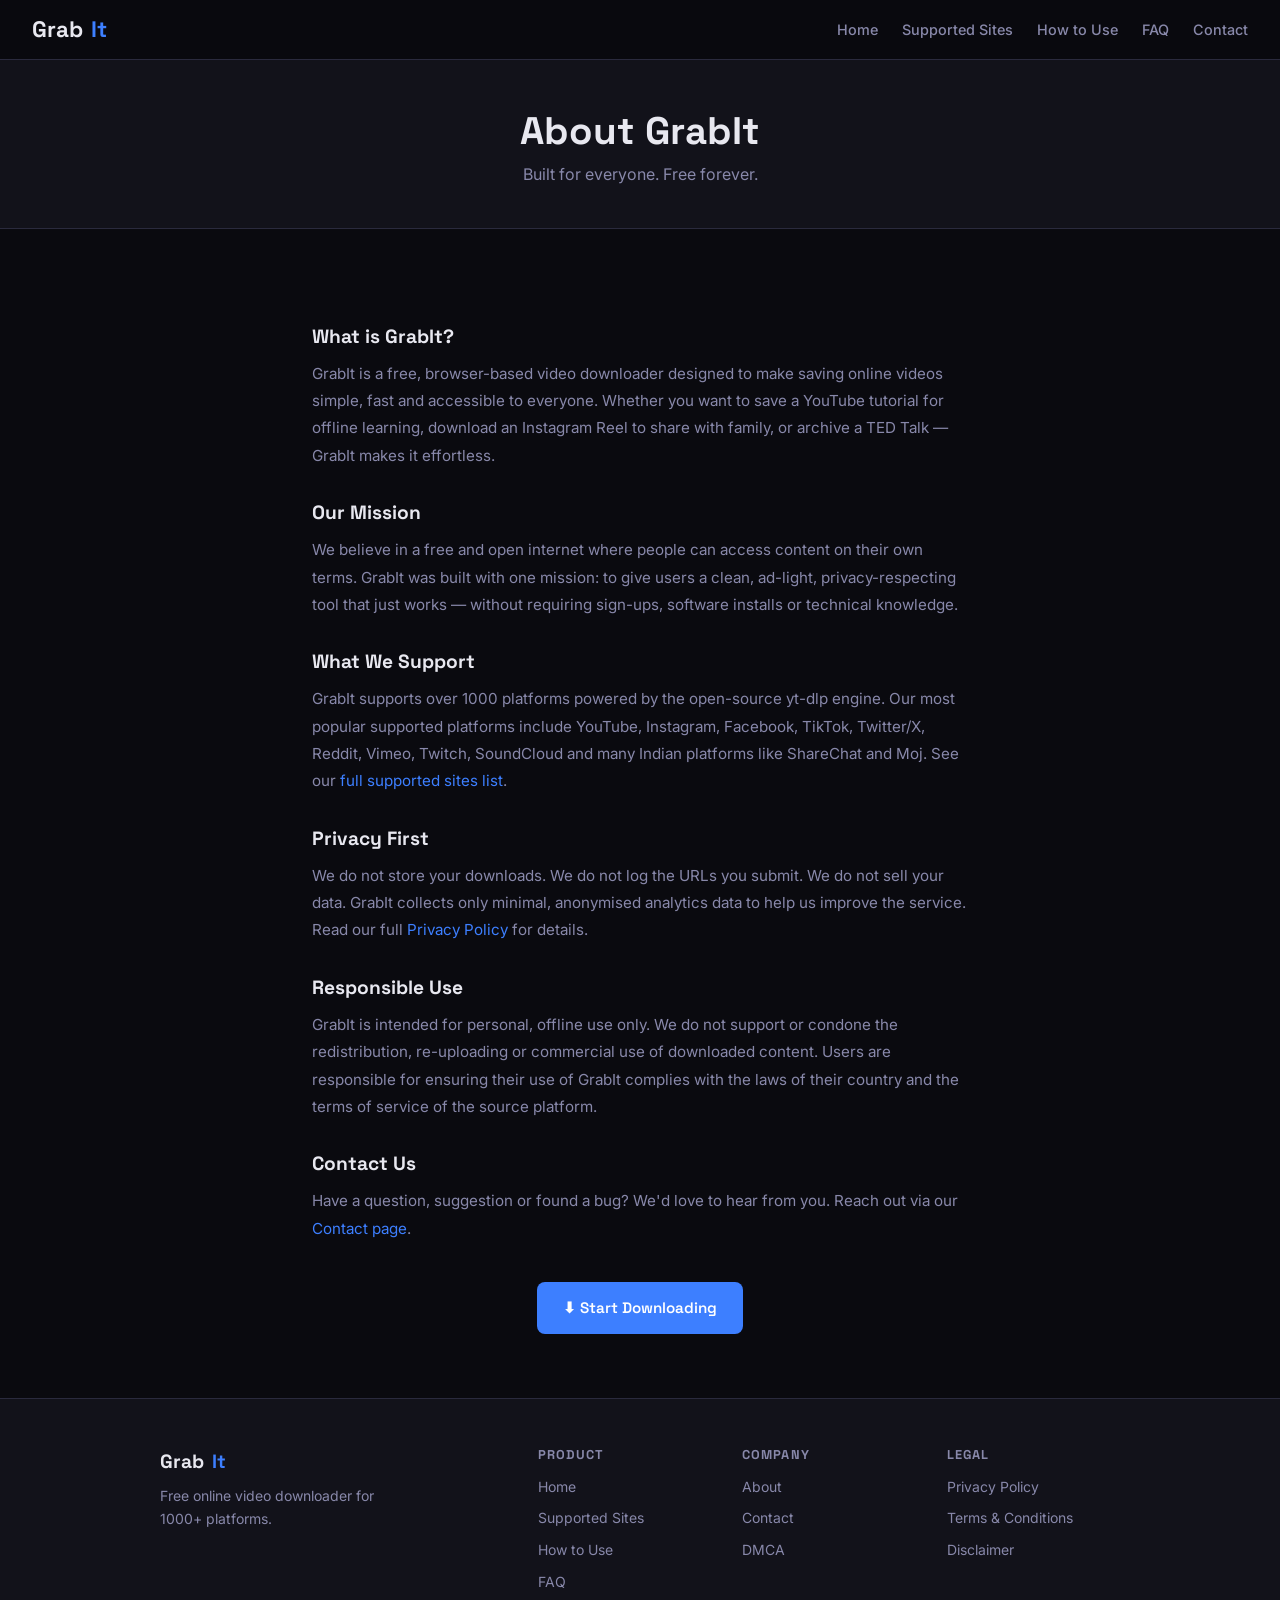
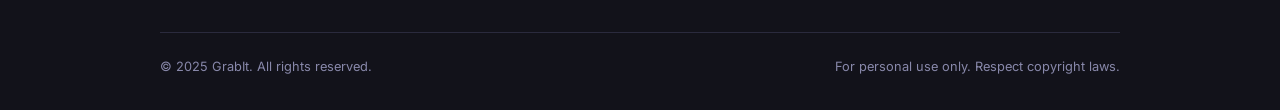
<file: about.html>
<!DOCTYPE html>
<html lang="en">
<head>
  <meta charset="UTF-8" />
  <meta name="viewport" content="width=device-width, initial-scale=1.0" />
  <title>About Us — GrabIt Video Downloader</title>
  <meta name="description" content="Learn about GrabIt — the free, fast and privacy-respecting video downloader that supports 1000+ platforms." />
  <link rel="canonical" href="https://grabIt.app/about.html" />
  <link rel="stylesheet" href="css/style.css" />
</head>
<body>

<nav class="navbar">
  <a href="index.html" class="nav-logo">Grab<span>It</span></a>
  <ul class="nav-links">
    <li><a href="index.html">Home</a></li>
    <li><a href="supported-sites.html">Supported Sites</a></li>
    <li><a href="how-to-use.html">How to Use</a></li>
    <li><a href="faq.html">FAQ</a></li>
    <li><a href="contact.html">Contact</a></li>
  </ul>
  <button class="nav-toggle">☰</button>
</nav>

<div class="page-header">
  <h1>About GrabIt</h1>
  <p>Built for everyone. Free forever.</p>
</div>

<div class="legal-content">

  <h2>What is GrabIt?</h2>
  <p>GrabIt is a free, browser-based video downloader designed to make saving online videos simple, fast and accessible to everyone. Whether you want to save a YouTube tutorial for offline learning, download an Instagram Reel to share with family, or archive a TED Talk — GrabIt makes it effortless.</p>

  <h2>Our Mission</h2>
  <p>We believe in a free and open internet where people can access content on their own terms. GrabIt was built with one mission: to give users a clean, ad-light, privacy-respecting tool that just works — without requiring sign-ups, software installs or technical knowledge.</p>

  <h2>What We Support</h2>
  <p>GrabIt supports over 1000 platforms powered by the open-source yt-dlp engine. Our most popular supported platforms include YouTube, Instagram, Facebook, TikTok, Twitter/X, Reddit, Vimeo, Twitch, SoundCloud and many Indian platforms like ShareChat and Moj. See our <a href="supported-sites.html">full supported sites list</a>.</p>

  <h2>Privacy First</h2>
  <p>We do not store your downloads. We do not log the URLs you submit. We do not sell your data. GrabIt collects only minimal, anonymised analytics data to help us improve the service. Read our full <a href="privacy-policy.html">Privacy Policy</a> for details.</p>

  <h2>Responsible Use</h2>
  <p>GrabIt is intended for personal, offline use only. We do not support or condone the redistribution, re-uploading or commercial use of downloaded content. Users are responsible for ensuring their use of GrabIt complies with the laws of their country and the terms of service of the source platform.</p>

  <h2>Contact Us</h2>
  <p>Have a question, suggestion or found a bug? We'd love to hear from you. Reach out via our <a href="contact.html">Contact page</a>.</p>

  <div style="margin-top:2.5rem;text-align:center;">
    <a href="index.html" class="btn btn-primary">⬇ Start Downloading</a>
  </div>

</div>

<footer>
  <div class="footer-inner">
    <div class="footer-grid">
      <div class="footer-brand">
        <a href="index.html" class="nav-logo" style="font-size:1.2rem;">Grab<span>It</span></a>
        <p>Free online video downloader for 1000+ platforms.</p>
      </div>
      <div class="footer-col">
        <h4>Product</h4>
        <ul>
          <li><a href="index.html">Home</a></li>
          <li><a href="supported-sites.html">Supported Sites</a></li>
          <li><a href="how-to-use.html">How to Use</a></li>
          <li><a href="faq.html">FAQ</a></li>
        </ul>
      </div>
      <div class="footer-col">
        <h4>Company</h4>
        <ul>
          <li><a href="about.html">About</a></li>
          <li><a href="contact.html">Contact</a></li>
          <li><a href="dmca.html">DMCA</a></li>
        </ul>
      </div>
      <div class="footer-col">
        <h4>Legal</h4>
        <ul>
          <li><a href="privacy-policy.html">Privacy Policy</a></li>
          <li><a href="terms.html">Terms & Conditions</a></li>
          <li><a href="disclaimer.html">Disclaimer</a></li>
        </ul>
      </div>
    </div>
    <div class="footer-bottom">
      <p>© 2025 GrabIt. All rights reserved.</p>
      <p>For personal use only. Respect copyright laws.</p>
    </div>
  </div>
</footer>

<script src="js/app.js"></script>
</body>
</html>
</file>
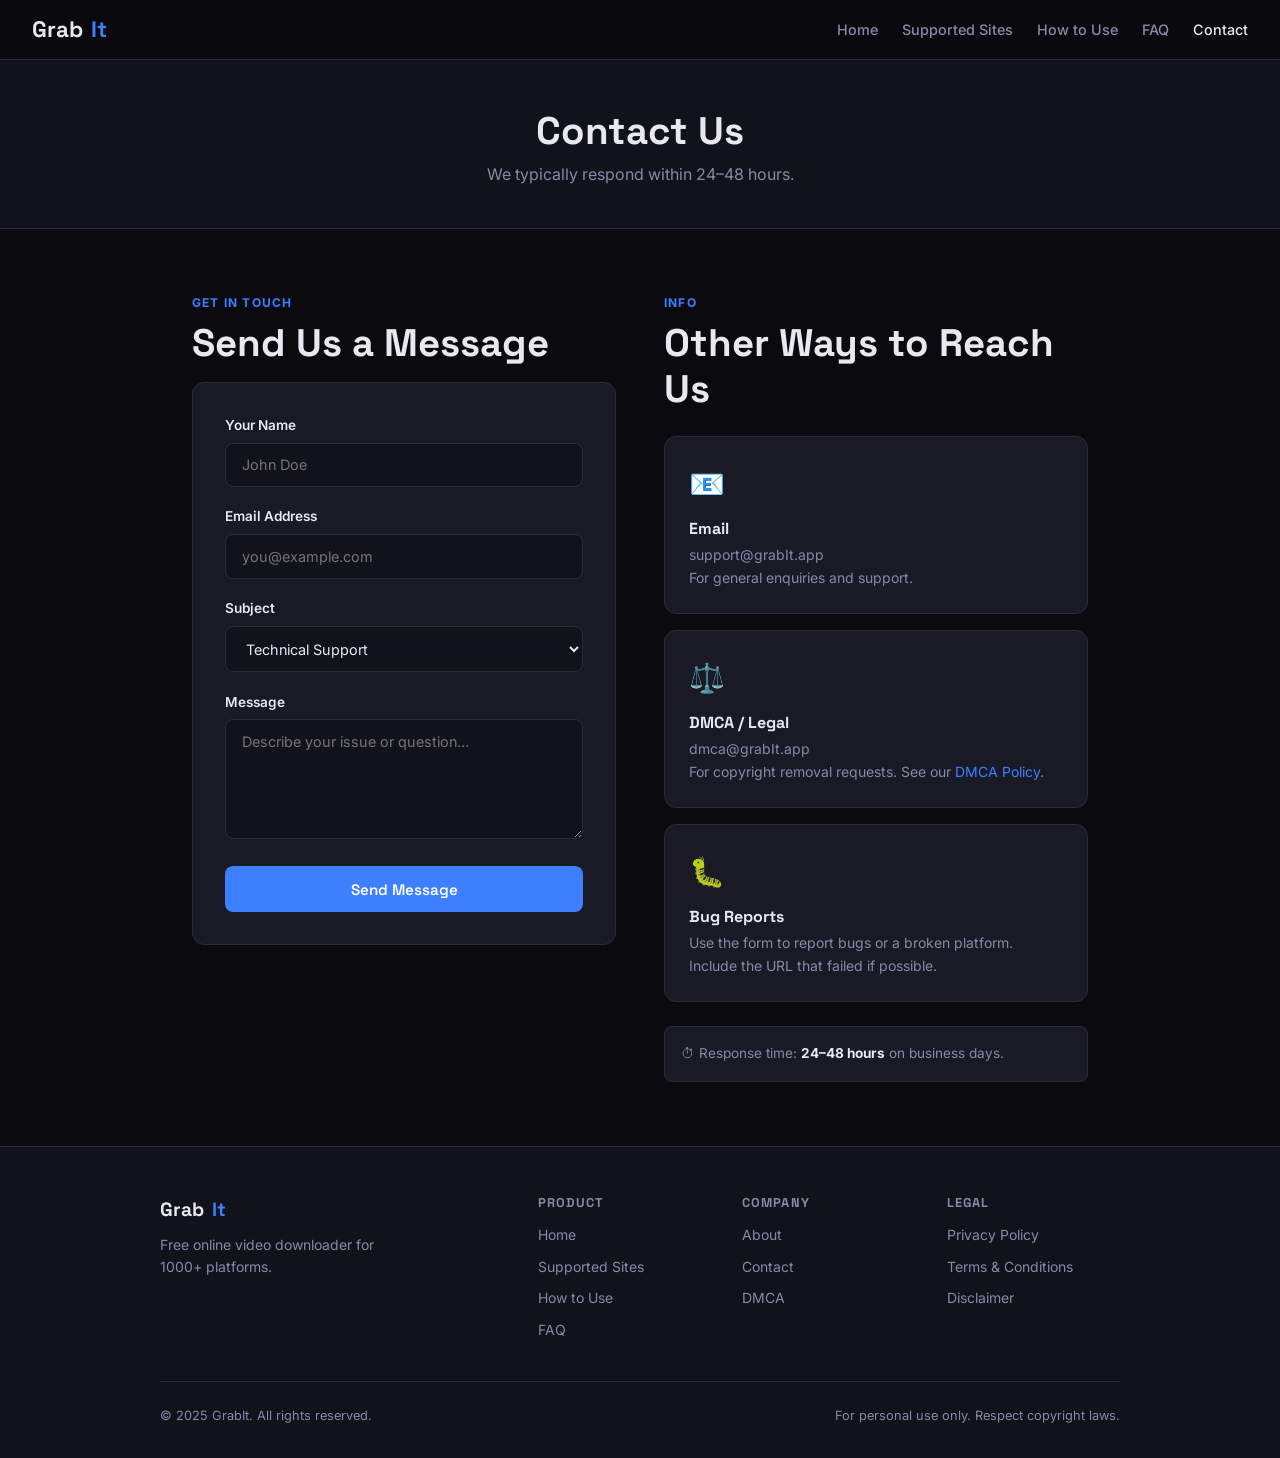
<file: contact.html>
<!DOCTYPE html>
<html lang="en">
<head>
  <meta charset="UTF-8" />
  <meta name="viewport" content="width=device-width, initial-scale=1.0" />
  <title>Contact Us — GrabIt Video Downloader</title>
  <meta name="description" content="Get in touch with the GrabIt team for support, DMCA requests, bug reports or general enquiries." />
  <link rel="canonical" href="https://grabIt.app/contact.html" />
  <link rel="stylesheet" href="css/style.css" />
</head>
<body>

<nav class="navbar">
  <a href="index.html" class="nav-logo">Grab<span>It</span></a>
  <ul class="nav-links">
    <li><a href="index.html">Home</a></li>
    <li><a href="supported-sites.html">Supported Sites</a></li>
    <li><a href="how-to-use.html">How to Use</a></li>
    <li><a href="faq.html">FAQ</a></li>
    <li><a href="contact.html" class="active">Contact</a></li>
  </ul>
  <button class="nav-toggle">☰</button>
</nav>

<div class="page-header">
  <h1>Contact Us</h1>
  <p>We typically respond within 24–48 hours.</p>
</div>

<div class="section" style="display:grid;grid-template-columns:1fr 1fr;gap:3rem;align-items:start;max-width:960px;">

  <div>
    <div class="section-label">Get in Touch</div>
    <h2 style="margin-bottom:1rem;">Send Us a Message</h2>

    <div class="contact-form">
      <form id="contactForm">
        <div class="form-group">
          <label for="name">Your Name</label>
          <input type="text" id="name" name="name" placeholder="John Doe" required />
        </div>
        <div class="form-group">
          <label for="email">Email Address</label>
          <input type="email" id="email" name="email" placeholder="you@example.com" required />
        </div>
        <div class="form-group">
          <label for="subject">Subject</label>
          <select id="subject" name="subject">
            <option value="support">Technical Support</option>
            <option value="dmca">DMCA / Copyright</option>
            <option value="bug">Bug Report</option>
            <option value="feature">Feature Request</option>
            <option value="other">Other</option>
          </select>
        </div>
        <div class="form-group">
          <label for="message">Message</label>
          <textarea id="message" name="message" placeholder="Describe your issue or question…" required></textarea>
        </div>
        <button type="submit" class="btn btn-primary" style="width:100%;justify-content:center;">Send Message</button>
      </form>
    </div>
  </div>

  <div>
    <div class="section-label">Info</div>
    <h2 style="margin-bottom:1.5rem;">Other Ways to Reach Us</h2>

    <div style="display:flex;flex-direction:column;gap:1rem;">
      <div class="feature-card">
        <div class="feature-icon">📧</div>
        <h3>Email</h3>
        <p style="color:var(--muted);">support@grabIt.app<br/>For general enquiries and support.</p>
      </div>
      <div class="feature-card">
        <div class="feature-icon">⚖️</div>
        <h3>DMCA / Legal</h3>
        <p style="color:var(--muted);">dmca@grabIt.app<br/>For copyright removal requests. See our <a href="dmca.html">DMCA Policy</a>.</p>
      </div>
      <div class="feature-card">
        <div class="feature-icon">🐛</div>
        <h3>Bug Reports</h3>
        <p style="color:var(--muted);">Use the form to report bugs or a broken platform. Include the URL that failed if possible.</p>
      </div>
    </div>

    <div style="margin-top:1.5rem;padding:1rem;background:var(--card);border-radius:var(--radius-sm);border:1px solid var(--border);">
      <p style="font-size:0.85rem;color:var(--muted);">⏱ Response time: <strong style="color:var(--text);">24–48 hours</strong> on business days.</p>
    </div>
  </div>

</div>

<footer>
  <div class="footer-inner">
    <div class="footer-grid">
      <div class="footer-brand">
        <a href="index.html" class="nav-logo" style="font-size:1.2rem;">Grab<span>It</span></a>
        <p>Free online video downloader for 1000+ platforms.</p>
      </div>
      <div class="footer-col">
        <h4>Product</h4>
        <ul>
          <li><a href="index.html">Home</a></li>
          <li><a href="supported-sites.html">Supported Sites</a></li>
          <li><a href="how-to-use.html">How to Use</a></li>
          <li><a href="faq.html">FAQ</a></li>
        </ul>
      </div>
      <div class="footer-col">
        <h4>Company</h4>
        <ul>
          <li><a href="about.html">About</a></li>
          <li><a href="contact.html">Contact</a></li>
          <li><a href="dmca.html">DMCA</a></li>
        </ul>
      </div>
      <div class="footer-col">
        <h4>Legal</h4>
        <ul>
          <li><a href="privacy-policy.html">Privacy Policy</a></li>
          <li><a href="terms.html">Terms & Conditions</a></li>
          <li><a href="disclaimer.html">Disclaimer</a></li>
        </ul>
      </div>
    </div>
    <div class="footer-bottom">
      <p>© 2025 GrabIt. All rights reserved.</p>
      <p>For personal use only. Respect copyright laws.</p>
    </div>
  </div>
</footer>

<script src="js/app.js"></script>
</body>
</html>
</file>
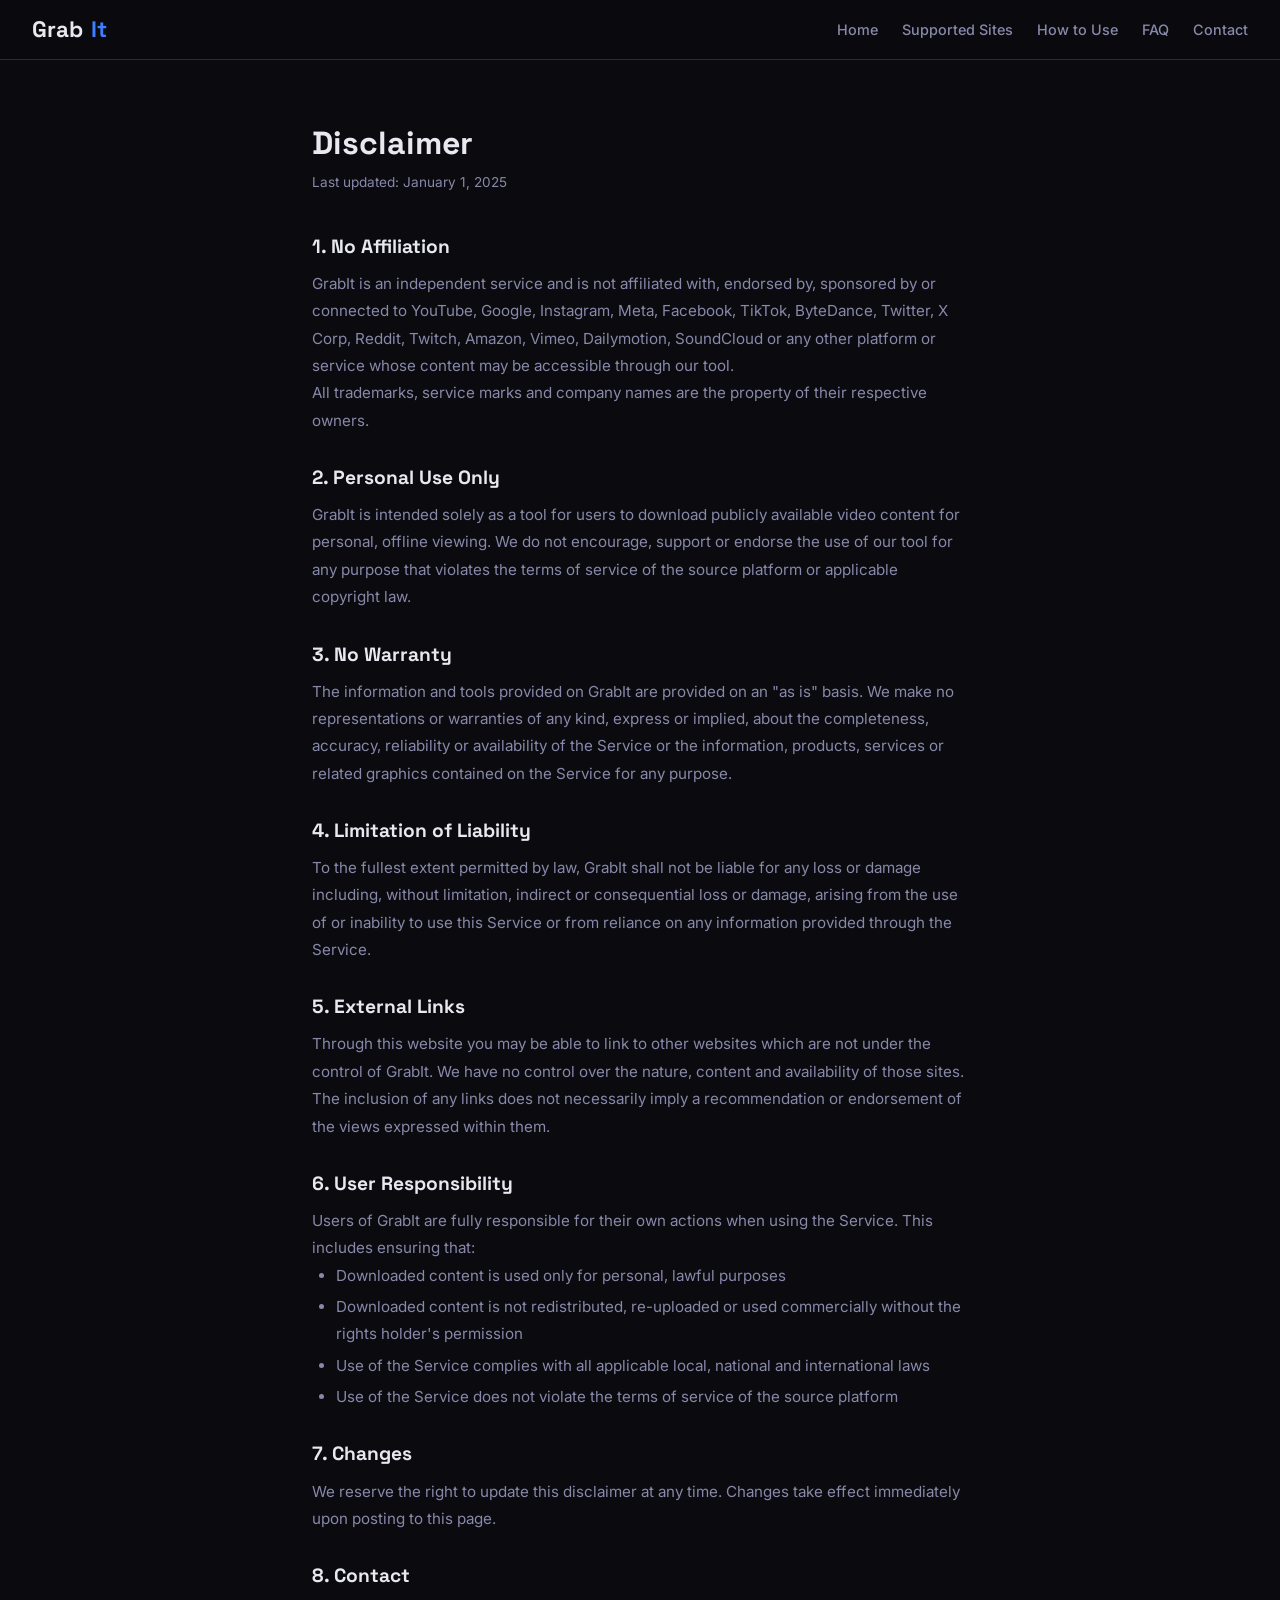
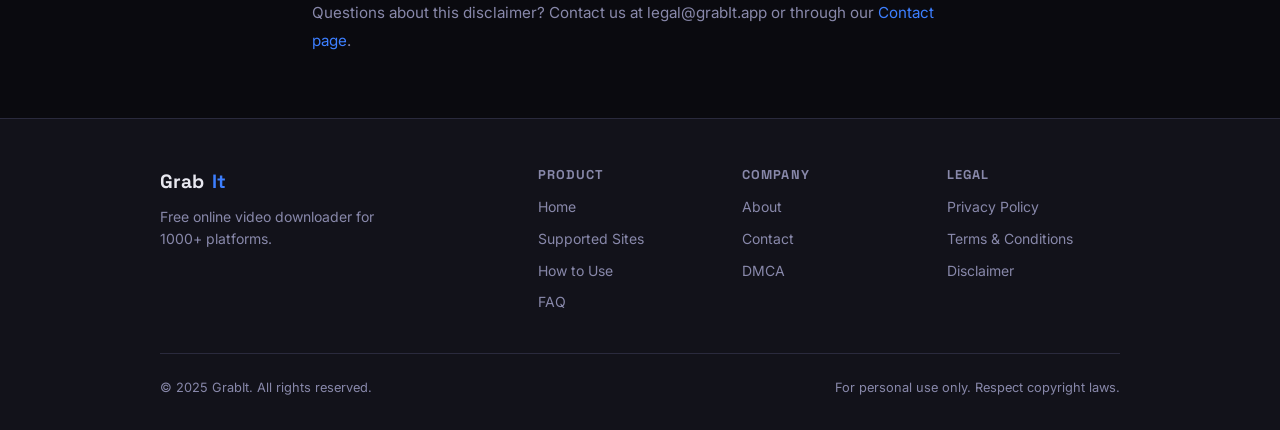
<file: disclaimer.html>
<!DOCTYPE html>
<html lang="en">
<head>
  <meta charset="UTF-8" />
  <meta name="viewport" content="width=device-width, initial-scale=1.0" />
  <title>Disclaimer — GrabIt Video Downloader</title>
  <meta name="description" content="GrabIt disclaimer. GrabIt is not affiliated with YouTube, Instagram, Facebook, TikTok or any other platform." />
  <link rel="canonical" href="https://grabIt.app/disclaimer.html" />
  <link rel="stylesheet" href="css/style.css" />
</head>
<body>

<nav class="navbar">
  <a href="index.html" class="nav-logo">Grab<span>It</span></a>
  <ul class="nav-links">
    <li><a href="index.html">Home</a></li>
    <li><a href="supported-sites.html">Supported Sites</a></li>
    <li><a href="how-to-use.html">How to Use</a></li>
    <li><a href="faq.html">FAQ</a></li>
    <li><a href="contact.html">Contact</a></li>
  </ul>
  <button class="nav-toggle">☰</button>
</nav>

<div class="legal-content">
  <h1>Disclaimer</h1>
  <p class="last-updated">Last updated: January 1, 2025</p>

  <h2>1. No Affiliation</h2>
  <p>GrabIt is an independent service and is not affiliated with, endorsed by, sponsored by or connected to YouTube, Google, Instagram, Meta, Facebook, TikTok, ByteDance, Twitter, X Corp, Reddit, Twitch, Amazon, Vimeo, Dailymotion, SoundCloud or any other platform or service whose content may be accessible through our tool.</p>
  <p>All trademarks, service marks and company names are the property of their respective owners.</p>

  <h2>2. Personal Use Only</h2>
  <p>GrabIt is intended solely as a tool for users to download publicly available video content for personal, offline viewing. We do not encourage, support or endorse the use of our tool for any purpose that violates the terms of service of the source platform or applicable copyright law.</p>

  <h2>3. No Warranty</h2>
  <p>The information and tools provided on GrabIt are provided on an "as is" basis. We make no representations or warranties of any kind, express or implied, about the completeness, accuracy, reliability or availability of the Service or the information, products, services or related graphics contained on the Service for any purpose.</p>

  <h2>4. Limitation of Liability</h2>
  <p>To the fullest extent permitted by law, GrabIt shall not be liable for any loss or damage including, without limitation, indirect or consequential loss or damage, arising from the use of or inability to use this Service or from reliance on any information provided through the Service.</p>

  <h2>5. External Links</h2>
  <p>Through this website you may be able to link to other websites which are not under the control of GrabIt. We have no control over the nature, content and availability of those sites. The inclusion of any links does not necessarily imply a recommendation or endorsement of the views expressed within them.</p>

  <h2>6. User Responsibility</h2>
  <p>Users of GrabIt are fully responsible for their own actions when using the Service. This includes ensuring that:</p>
  <ul>
    <li>Downloaded content is used only for personal, lawful purposes</li>
    <li>Downloaded content is not redistributed, re-uploaded or used commercially without the rights holder's permission</li>
    <li>Use of the Service complies with all applicable local, national and international laws</li>
    <li>Use of the Service does not violate the terms of service of the source platform</li>
  </ul>

  <h2>7. Changes</h2>
  <p>We reserve the right to update this disclaimer at any time. Changes take effect immediately upon posting to this page.</p>

  <h2>8. Contact</h2>
  <p>Questions about this disclaimer? Contact us at legal@grabIt.app or through our <a href="contact.html">Contact page</a>.</p>

</div>

<footer>
  <div class="footer-inner">
    <div class="footer-grid">
      <div class="footer-brand">
        <a href="index.html" class="nav-logo" style="font-size:1.2rem;">Grab<span>It</span></a>
        <p>Free online video downloader for 1000+ platforms.</p>
      </div>
      <div class="footer-col">
        <h4>Product</h4>
        <ul>
          <li><a href="index.html">Home</a></li>
          <li><a href="supported-sites.html">Supported Sites</a></li>
          <li><a href="how-to-use.html">How to Use</a></li>
          <li><a href="faq.html">FAQ</a></li>
        </ul>
      </div>
      <div class="footer-col">
        <h4>Company</h4>
        <ul>
          <li><a href="about.html">About</a></li>
          <li><a href="contact.html">Contact</a></li>
          <li><a href="dmca.html">DMCA</a></li>
        </ul>
      </div>
      <div class="footer-col">
        <h4>Legal</h4>
        <ul>
          <li><a href="privacy-policy.html">Privacy Policy</a></li>
          <li><a href="terms.html">Terms & Conditions</a></li>
          <li><a href="disclaimer.html">Disclaimer</a></li>
        </ul>
      </div>
    </div>
    <div class="footer-bottom">
      <p>© 2025 GrabIt. All rights reserved.</p>
      <p>For personal use only. Respect copyright laws.</p>
    </div>
  </div>
</footer>

<script src="js/app.js"></script>
</body>
</html>
</file>
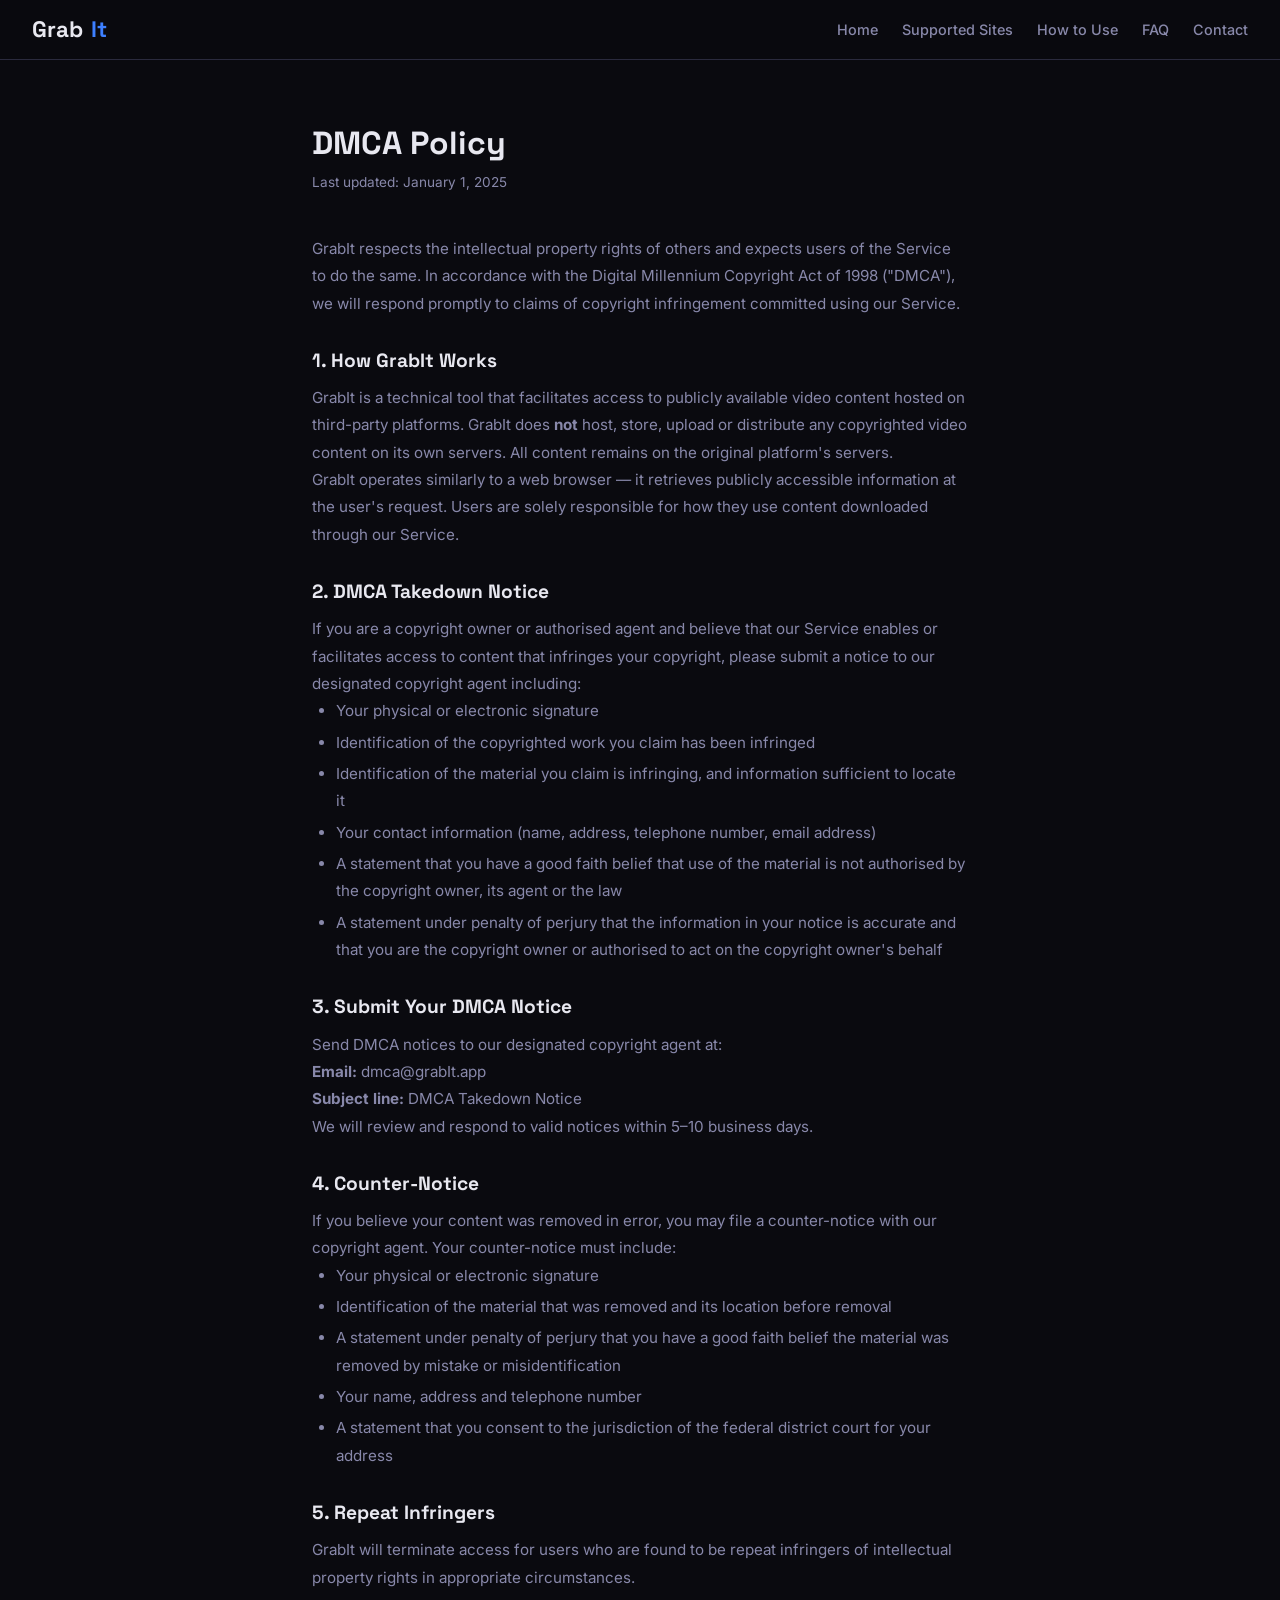
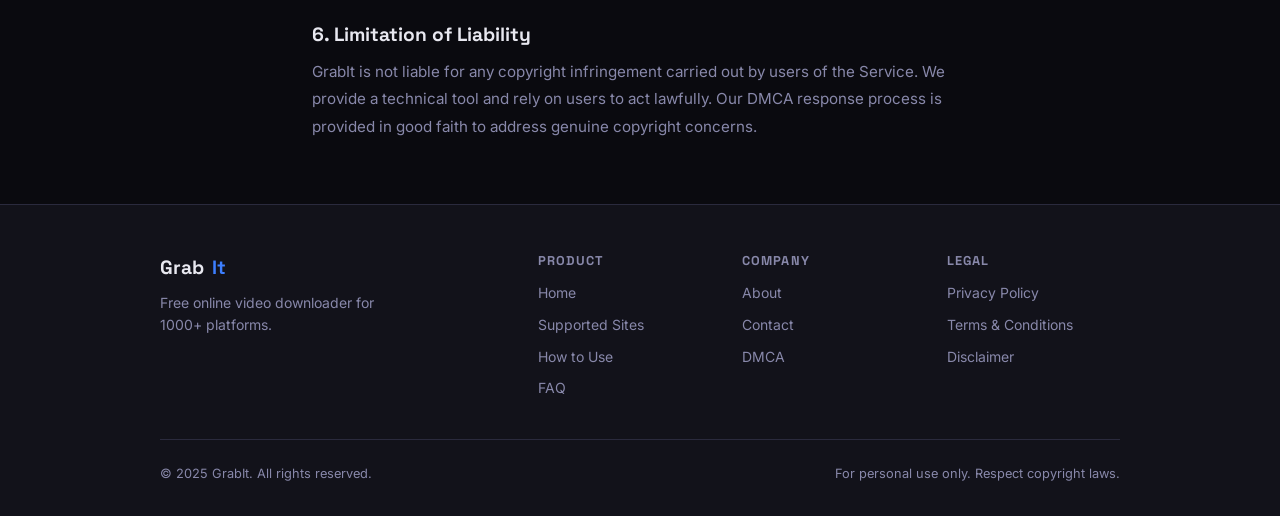
<file: dmca.html>
<!DOCTYPE html>
<html lang="en">
<head>
  <meta charset="UTF-8" />
  <meta name="viewport" content="width=device-width, initial-scale=1.0" />
  <title>DMCA Policy — GrabIt Video Downloader</title>
  <meta name="description" content="GrabIt DMCA Policy. How to submit a copyright takedown notice." />
  <link rel="canonical" href="https://grabIt.app/dmca.html" />
  <link rel="stylesheet" href="css/style.css" />
</head>
<body>

<nav class="navbar">
  <a href="index.html" class="nav-logo">Grab<span>It</span></a>
  <ul class="nav-links">
    <li><a href="index.html">Home</a></li>
    <li><a href="supported-sites.html">Supported Sites</a></li>
    <li><a href="how-to-use.html">How to Use</a></li>
    <li><a href="faq.html">FAQ</a></li>
    <li><a href="contact.html">Contact</a></li>
  </ul>
  <button class="nav-toggle">☰</button>
</nav>

<div class="legal-content">
  <h1>DMCA Policy</h1>
  <p class="last-updated">Last updated: January 1, 2025</p>

  <p>GrabIt respects the intellectual property rights of others and expects users of the Service to do the same. In accordance with the Digital Millennium Copyright Act of 1998 ("DMCA"), we will respond promptly to claims of copyright infringement committed using our Service.</p>

  <h2>1. How GrabIt Works</h2>
  <p>GrabIt is a technical tool that facilitates access to publicly available video content hosted on third-party platforms. GrabIt does <strong>not</strong> host, store, upload or distribute any copyrighted video content on its own servers. All content remains on the original platform's servers.</p>
  <p>GrabIt operates similarly to a web browser — it retrieves publicly accessible information at the user's request. Users are solely responsible for how they use content downloaded through our Service.</p>

  <h2>2. DMCA Takedown Notice</h2>
  <p>If you are a copyright owner or authorised agent and believe that our Service enables or facilitates access to content that infringes your copyright, please submit a notice to our designated copyright agent including:</p>
  <ul>
    <li>Your physical or electronic signature</li>
    <li>Identification of the copyrighted work you claim has been infringed</li>
    <li>Identification of the material you claim is infringing, and information sufficient to locate it</li>
    <li>Your contact information (name, address, telephone number, email address)</li>
    <li>A statement that you have a good faith belief that use of the material is not authorised by the copyright owner, its agent or the law</li>
    <li>A statement under penalty of perjury that the information in your notice is accurate and that you are the copyright owner or authorised to act on the copyright owner's behalf</li>
  </ul>

  <h2>3. Submit Your DMCA Notice</h2>
  <p>Send DMCA notices to our designated copyright agent at:</p>
  <p><strong>Email:</strong> dmca@grabIt.app<br/>
  <strong>Subject line:</strong> DMCA Takedown Notice</p>
  <p>We will review and respond to valid notices within 5–10 business days.</p>

  <h2>4. Counter-Notice</h2>
  <p>If you believe your content was removed in error, you may file a counter-notice with our copyright agent. Your counter-notice must include:</p>
  <ul>
    <li>Your physical or electronic signature</li>
    <li>Identification of the material that was removed and its location before removal</li>
    <li>A statement under penalty of perjury that you have a good faith belief the material was removed by mistake or misidentification</li>
    <li>Your name, address and telephone number</li>
    <li>A statement that you consent to the jurisdiction of the federal district court for your address</li>
  </ul>

  <h2>5. Repeat Infringers</h2>
  <p>GrabIt will terminate access for users who are found to be repeat infringers of intellectual property rights in appropriate circumstances.</p>

  <h2>6. Limitation of Liability</h2>
  <p>GrabIt is not liable for any copyright infringement carried out by users of the Service. We provide a technical tool and rely on users to act lawfully. Our DMCA response process is provided in good faith to address genuine copyright concerns.</p>

</div>

<footer>
  <div class="footer-inner">
    <div class="footer-grid">
      <div class="footer-brand">
        <a href="index.html" class="nav-logo" style="font-size:1.2rem;">Grab<span>It</span></a>
        <p>Free online video downloader for 1000+ platforms.</p>
      </div>
      <div class="footer-col">
        <h4>Product</h4>
        <ul>
          <li><a href="index.html">Home</a></li>
          <li><a href="supported-sites.html">Supported Sites</a></li>
          <li><a href="how-to-use.html">How to Use</a></li>
          <li><a href="faq.html">FAQ</a></li>
        </ul>
      </div>
      <div class="footer-col">
        <h4>Company</h4>
        <ul>
          <li><a href="about.html">About</a></li>
          <li><a href="contact.html">Contact</a></li>
          <li><a href="dmca.html">DMCA</a></li>
        </ul>
      </div>
      <div class="footer-col">
        <h4>Legal</h4>
        <ul>
          <li><a href="privacy-policy.html">Privacy Policy</a></li>
          <li><a href="terms.html">Terms & Conditions</a></li>
          <li><a href="disclaimer.html">Disclaimer</a></li>
        </ul>
      </div>
    </div>
    <div class="footer-bottom">
      <p>© 2025 GrabIt. All rights reserved.</p>
      <p>For personal use only. Respect copyright laws.</p>
    </div>
  </div>
</footer>

<script src="js/app.js"></script>
</body>
</html>
</file>
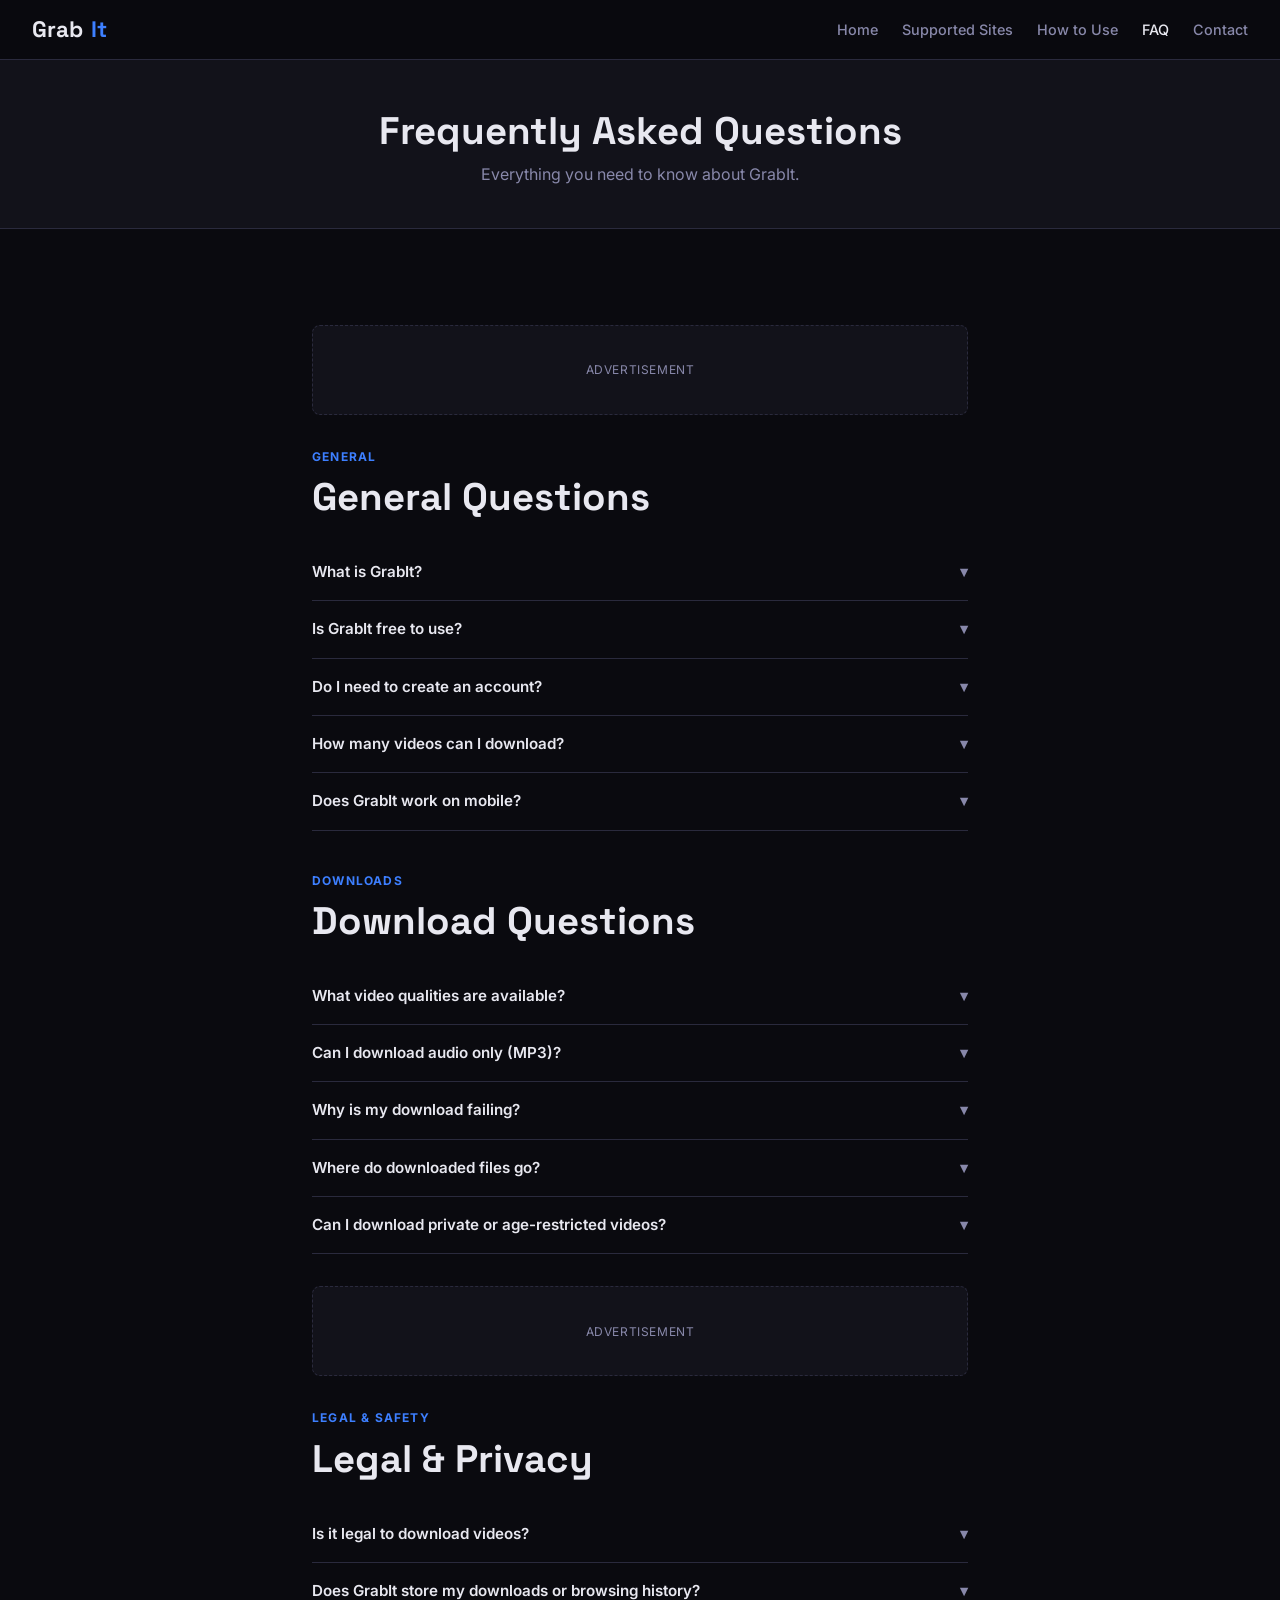
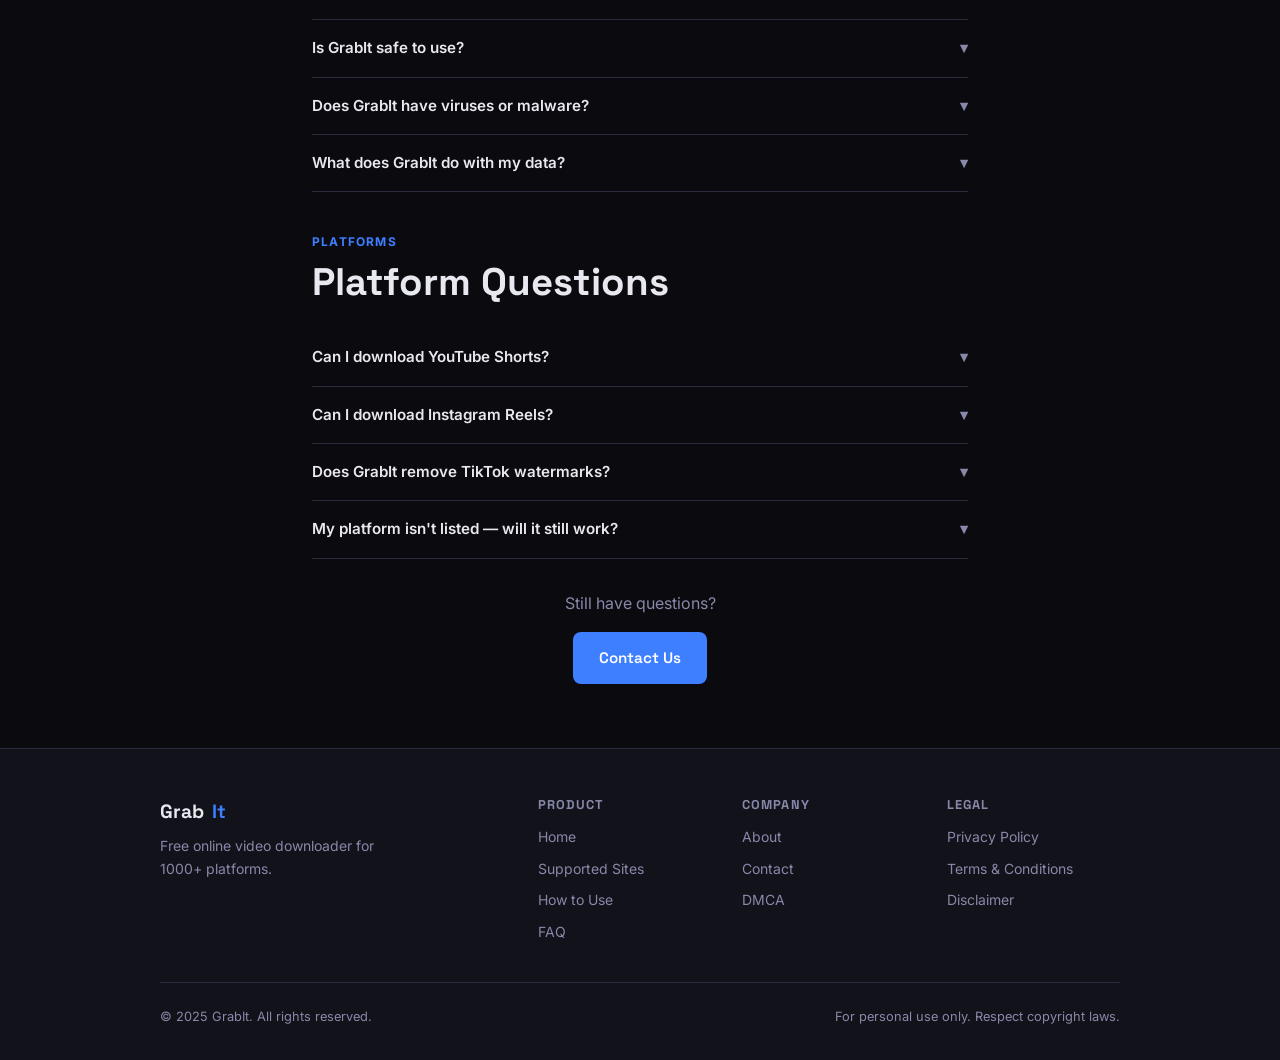
<file: faq.html>
<!DOCTYPE html>
<html lang="en">
<head>
  <meta charset="UTF-8" />
  <meta name="viewport" content="width=device-width, initial-scale=1.0" />
  <title>FAQ — GrabIt Video Downloader</title>
  <meta name="description" content="Frequently asked questions about GrabIt — the free online video downloader. Get answers about supported sites, download limits, safety and more." />
  <link rel="canonical" href="https://grabIt.app/faq.html" />
  <link rel="stylesheet" href="css/style.css" />
</head>
<body>

<nav class="navbar">
  <a href="index.html" class="nav-logo">Grab<span>It</span></a>
  <ul class="nav-links">
    <li><a href="index.html">Home</a></li>
    <li><a href="supported-sites.html">Supported Sites</a></li>
    <li><a href="how-to-use.html">How to Use</a></li>
    <li><a href="faq.html" class="active">FAQ</a></li>
    <li><a href="contact.html">Contact</a></li>
  </ul>
  <button class="nav-toggle">☰</button>
</nav>

<div class="page-header">
  <h1>Frequently Asked Questions</h1>
  <p>Everything you need to know about GrabIt.</p>
</div>

<div class="section" style="max-width:720px;">

  <div class="ad-slot ad-slot-banner">Advertisement</div>

  <div class="section-label">General</div>
  <h2>General Questions</h2>
  <div class="faq-list">
    <div class="faq-item">
      <div class="faq-q">What is GrabIt? <span class="arrow">▾</span></div>
      <div class="faq-a">GrabIt is a free, browser-based video downloader that lets you save videos from over 1000 platforms including YouTube, Instagram, TikTok, Facebook, Twitter and many more — directly to your device.</div>
    </div>
    <div class="faq-item">
      <div class="faq-q">Is GrabIt free to use? <span class="arrow">▾</span></div>
      <div class="faq-a">Yes, GrabIt is completely free. There are no hidden charges, no subscriptions and no sign-up required. We sustain the service through non-intrusive advertising.</div>
    </div>
    <div class="faq-item">
      <div class="faq-q">Do I need to create an account? <span class="arrow">▾</span></div>
      <div class="faq-a">No account needed. Just paste a URL and download. We respect your privacy and don't require registration.</div>
    </div>
    <div class="faq-item">
      <div class="faq-q">How many videos can I download? <span class="arrow">▾</span></div>
      <div class="faq-a">There is no download limit. You can download as many videos as you want, as often as you like.</div>
    </div>
    <div class="faq-item">
      <div class="faq-q">Does GrabIt work on mobile? <span class="arrow">▾</span></div>
      <div class="faq-a">Yes! GrabIt works on all modern browsers including Chrome, Safari, Firefox and Edge — on both Android and iOS devices.</div>
    </div>
  </div>

  <div class="section-label" style="margin-top:2.5rem;">Downloads</div>
  <h2>Download Questions</h2>
  <div class="faq-list">
    <div class="faq-item">
      <div class="faq-q">What video qualities are available? <span class="arrow">▾</span></div>
      <div class="faq-a">Available qualities depend on the source platform. GrabIt typically offers 4K, 1080p, 720p, 480p, 360p and Audio Only (MP3). Not all qualities are available for every video.</div>
    </div>
    <div class="faq-item">
      <div class="faq-q">Can I download audio only (MP3)? <span class="arrow">▾</span></div>
      <div class="faq-a">Yes! For supported platforms, GrabIt offers an Audio Only option that extracts the audio track as an MP3 file. This is great for music, podcasts and lectures.</div>
    </div>
    <div class="faq-item">
      <div class="faq-q">Why is my download failing? <span class="arrow">▾</span></div>
      <div class="faq-a">Common reasons: the video is private or restricted, the platform has changed its API, or your internet connection timed out. Try refreshing the page, double-checking the URL and trying again. If the issue persists, contact us.</div>
    </div>
    <div class="faq-item">
      <div class="faq-q">Where do downloaded files go? <span class="arrow">▾</span></div>
      <div class="faq-a">Downloads go to your browser's default download folder. On most devices this is the "Downloads" folder. On iPhone/iPad, you may need to tap "Save to Files" or "Save to Camera Roll" from the share menu.</div>
    </div>
    <div class="faq-item">
      <div class="faq-q">Can I download private or age-restricted videos? <span class="arrow">▾</span></div>
      <div class="faq-a">No. GrabIt can only access publicly available content. Private videos, DRM-protected content and paywalled videos cannot be downloaded.</div>
    </div>
  </div>

  <div class="ad-slot ad-slot-banner" style="margin:2rem 0;">Advertisement</div>

  <div class="section-label">Legal & Safety</div>
  <h2>Legal & Privacy</h2>
  <div class="faq-list">
    <div class="faq-item">
      <div class="faq-q">Is it legal to download videos? <span class="arrow">▾</span></div>
      <div class="faq-a">Downloading videos for personal, offline viewing is generally acceptable in many countries. However, redistributing, re-uploading or commercially using downloaded content without the creator's permission is illegal. Always respect the original creator's rights. GrabIt is a technical tool — the responsibility for how downloads are used rests with the user.</div>
    </div>
    <div class="faq-item">
      <div class="faq-q">Does GrabIt store my downloads or browsing history? <span class="arrow">▾</span></div>
      <div class="faq-a">No. GrabIt does not store downloaded videos on our servers. We also do not log or save the URLs you enter. See our Privacy Policy for full details.</div>
    </div>
    <div class="faq-item">
      <div class="faq-q">Is GrabIt safe to use? <span class="arrow">▾</span></div>
      <div class="faq-a">Yes. GrabIt does not require any browser extensions, software installation or account creation. We do not collect sensitive personal data. Our site is served over HTTPS for secure connections.</div>
    </div>
    <div class="faq-item">
      <div class="faq-q">Does GrabIt have viruses or malware? <span class="arrow">▾</span></div>
      <div class="faq-a">No. GrabIt is a clean web application. We do not distribute software, extensions or executables. If you're ever prompted to install something while using GrabIt, that is not from us.</div>
    </div>
    <div class="faq-item">
      <div class="faq-q">What does GrabIt do with my data? <span class="arrow">▾</span></div>
      <div class="faq-a">We collect minimal, anonymised usage data for analytics purposes (page views, general location). We do not sell your data. See our full Privacy Policy for details.</div>
    </div>
  </div>

  <div class="section-label" style="margin-top:2.5rem;">Platforms</div>
  <h2>Platform Questions</h2>
  <div class="faq-list">
    <div class="faq-item">
      <div class="faq-q">Can I download YouTube Shorts? <span class="arrow">▾</span></div>
      <div class="faq-a">Yes! YouTube Shorts are fully supported. Just copy the Shorts URL and paste it into GrabIt.</div>
    </div>
    <div class="faq-item">
      <div class="faq-q">Can I download Instagram Reels? <span class="arrow">▾</span></div>
      <div class="faq-a">Yes. Instagram Reels, Posts and Stories from public accounts are supported. Private account content cannot be downloaded.</div>
    </div>
    <div class="faq-item">
      <div class="faq-q">Does GrabIt remove TikTok watermarks? <span class="arrow">▾</span></div>
      <div class="faq-a">Yes, GrabIt downloads TikTok videos in their original format without the TikTok watermark.</div>
    </div>
    <div class="faq-item">
      <div class="faq-q">My platform isn't listed — will it still work? <span class="arrow">▾</span></div>
      <div class="faq-a">Possibly! GrabIt supports 1000+ platforms. Just paste the URL and try. If it doesn't work, contact us and we'll look into adding support.</div>
    </div>
  </div>

  <div style="margin-top:2rem;text-align:center;">
    <p style="color:var(--muted);margin-bottom:1rem;">Still have questions?</p>
    <a href="contact.html" class="btn btn-primary">Contact Us</a>
  </div>

</div>

<footer>
  <div class="footer-inner">
    <div class="footer-grid">
      <div class="footer-brand">
        <a href="index.html" class="nav-logo" style="font-size:1.2rem;">Grab<span>It</span></a>
        <p>Free online video downloader for 1000+ platforms.</p>
      </div>
      <div class="footer-col">
        <h4>Product</h4>
        <ul>
          <li><a href="index.html">Home</a></li>
          <li><a href="supported-sites.html">Supported Sites</a></li>
          <li><a href="how-to-use.html">How to Use</a></li>
          <li><a href="faq.html">FAQ</a></li>
        </ul>
      </div>
      <div class="footer-col">
        <h4>Company</h4>
        <ul>
          <li><a href="about.html">About</a></li>
          <li><a href="contact.html">Contact</a></li>
          <li><a href="dmca.html">DMCA</a></li>
        </ul>
      </div>
      <div class="footer-col">
        <h4>Legal</h4>
        <ul>
          <li><a href="privacy-policy.html">Privacy Policy</a></li>
          <li><a href="terms.html">Terms & Conditions</a></li>
          <li><a href="disclaimer.html">Disclaimer</a></li>
        </ul>
      </div>
    </div>
    <div class="footer-bottom">
      <p>© 2025 GrabIt. All rights reserved.</p>
      <p>For personal use only. Respect copyright laws.</p>
    </div>
  </div>
</footer>

<script src="js/app.js"></script>
</body>
</html>
</file>
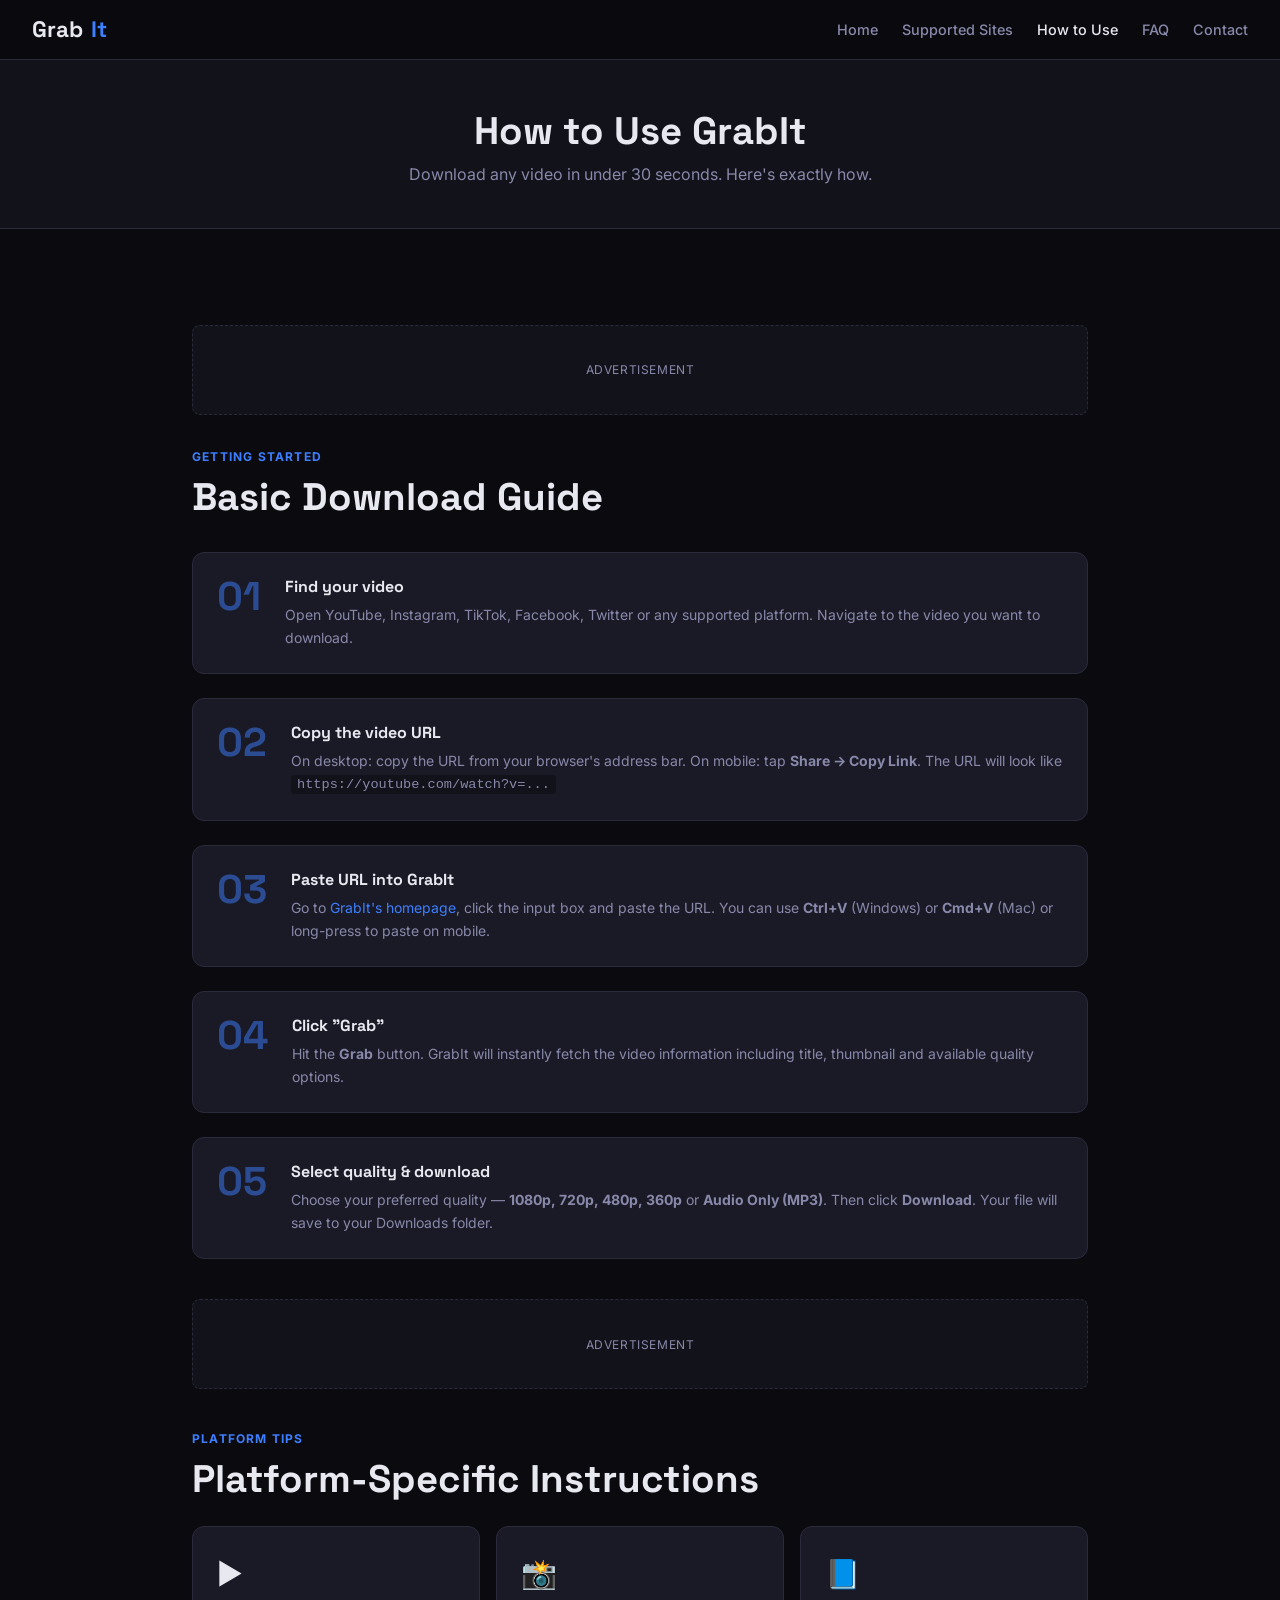
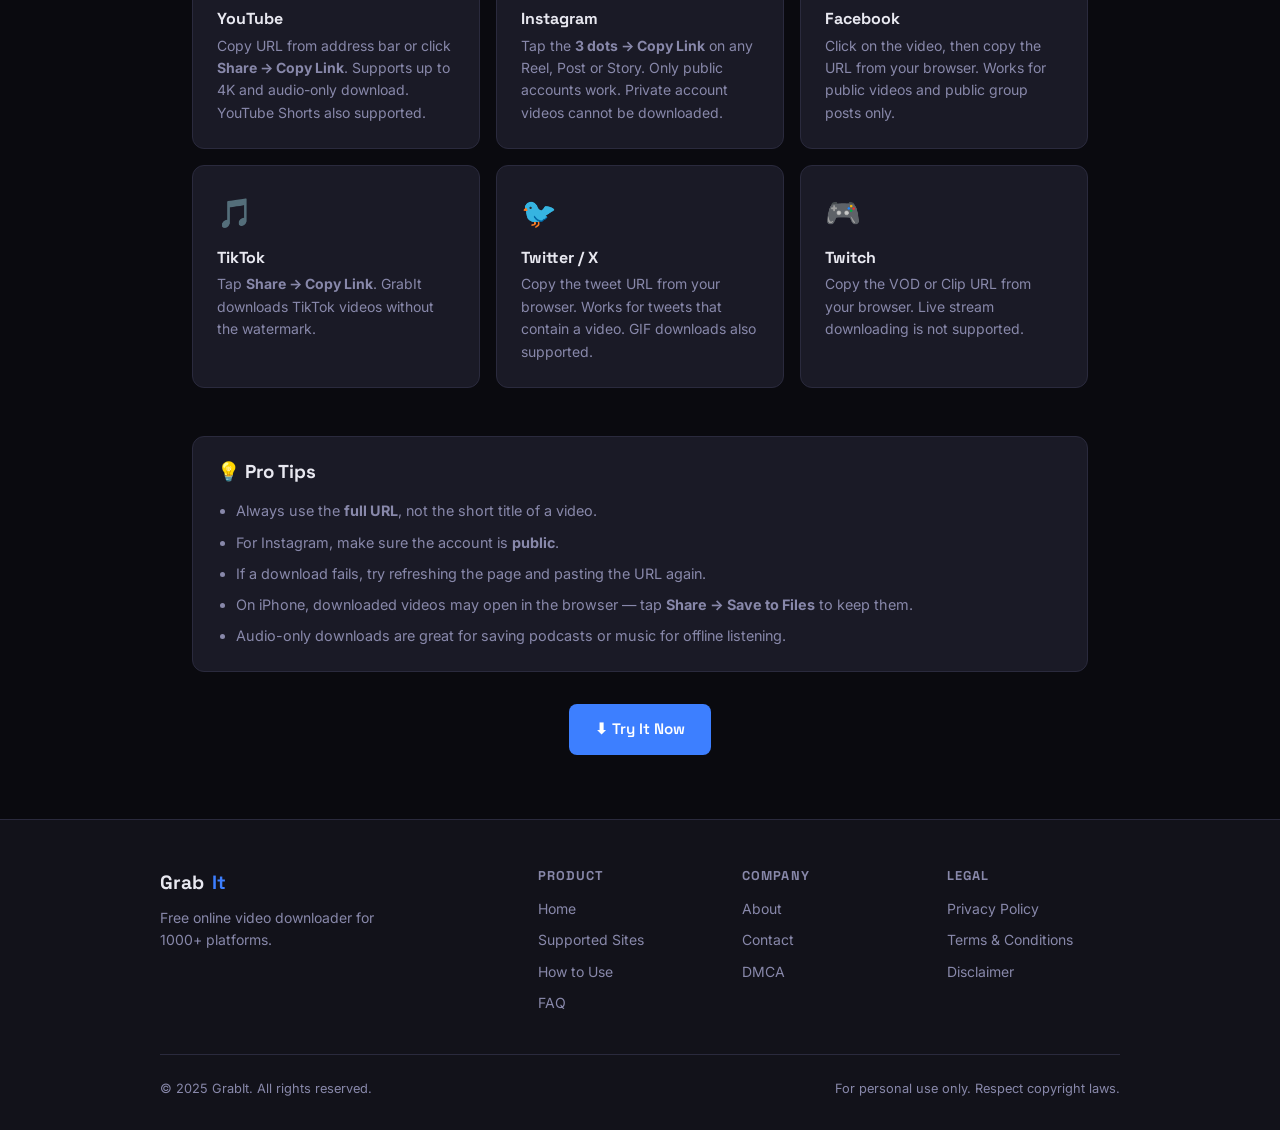
<file: how-to-use.html>
<!DOCTYPE html>
<html lang="en">
<head>
  <meta charset="UTF-8" />
  <meta name="viewport" content="width=device-width, initial-scale=1.0" />
  <title>How to Use GrabIt — Step by Step Video Download Guide</title>
  <meta name="description" content="Learn how to download videos using GrabIt. Simple step-by-step guide for YouTube, Instagram, TikTok, Facebook and more." />
  <link rel="canonical" href="https://grabIt.app/how-to-use.html" />
  <link rel="stylesheet" href="css/style.css" />
</head>
<body>

<nav class="navbar">
  <a href="index.html" class="nav-logo">Grab<span>It</span></a>
  <ul class="nav-links">
    <li><a href="index.html">Home</a></li>
    <li><a href="supported-sites.html">Supported Sites</a></li>
    <li><a href="how-to-use.html" class="active">How to Use</a></li>
    <li><a href="faq.html">FAQ</a></li>
    <li><a href="contact.html">Contact</a></li>
  </ul>
  <button class="nav-toggle">☰</button>
</nav>

<div class="page-header">
  <h1>How to Use GrabIt</h1>
  <p>Download any video in under 30 seconds. Here's exactly how.</p>
</div>

<div class="section">

  <div class="ad-slot ad-slot-banner">Advertisement</div>

  <!-- MAIN STEPS -->
  <div class="section-label">Getting Started</div>
  <h2>Basic Download Guide</h2>

  <div style="margin-top:2rem;display:flex;flex-direction:column;gap:1.5rem;">

    <div class="feature-card" style="display:flex;gap:1.5rem;align-items:flex-start;">
      <div style="font-size:2.5rem;font-family:'Space Grotesk',sans-serif;font-weight:700;color:var(--accent);opacity:0.5;flex-shrink:0;line-height:1;">01</div>
      <div>
        <h3 style="margin-bottom:8px;">Find your video</h3>
        <p style="color:var(--muted);">Open YouTube, Instagram, TikTok, Facebook, Twitter or any supported platform. Navigate to the video you want to download.</p>
      </div>
    </div>

    <div class="feature-card" style="display:flex;gap:1.5rem;align-items:flex-start;">
      <div style="font-size:2.5rem;font-family:'Space Grotesk',sans-serif;font-weight:700;color:var(--accent);opacity:0.5;flex-shrink:0;line-height:1;">02</div>
      <div>
        <h3 style="margin-bottom:8px;">Copy the video URL</h3>
        <p style="color:var(--muted);">On desktop: copy the URL from your browser's address bar. On mobile: tap <strong>Share → Copy Link</strong>. The URL will look like <code style="background:var(--surface);padding:2px 6px;border-radius:4px;font-size:0.85rem;">https://youtube.com/watch?v=...</code></p>
      </div>
    </div>

    <div class="feature-card" style="display:flex;gap:1.5rem;align-items:flex-start;">
      <div style="font-size:2.5rem;font-family:'Space Grotesk',sans-serif;font-weight:700;color:var(--accent);opacity:0.5;flex-shrink:0;line-height:1;">03</div>
      <div>
        <h3 style="margin-bottom:8px;">Paste URL into GrabIt</h3>
        <p style="color:var(--muted);">Go to <a href="index.html">GrabIt's homepage</a>, click the input box and paste the URL. You can use <strong>Ctrl+V</strong> (Windows) or <strong>Cmd+V</strong> (Mac) or long-press to paste on mobile.</p>
      </div>
    </div>

    <div class="feature-card" style="display:flex;gap:1.5rem;align-items:flex-start;">
      <div style="font-size:2.5rem;font-family:'Space Grotesk',sans-serif;font-weight:700;color:var(--accent);opacity:0.5;flex-shrink:0;line-height:1;">04</div>
      <div>
        <h3 style="margin-bottom:8px;">Click "Grab"</h3>
        <p style="color:var(--muted);">Hit the <strong>Grab</strong> button. GrabIt will instantly fetch the video information including title, thumbnail and available quality options.</p>
      </div>
    </div>

    <div class="feature-card" style="display:flex;gap:1.5rem;align-items:flex-start;">
      <div style="font-size:2.5rem;font-family:'Space Grotesk',sans-serif;font-weight:700;color:var(--accent);opacity:0.5;flex-shrink:0;line-height:1;">05</div>
      <div>
        <h3 style="margin-bottom:8px;">Select quality & download</h3>
        <p style="color:var(--muted);">Choose your preferred quality — <strong>1080p, 720p, 480p, 360p</strong> or <strong>Audio Only (MP3)</strong>. Then click <strong>Download</strong>. Your file will save to your Downloads folder.</p>
      </div>
    </div>

  </div>

  <!-- AD -->
  <div class="ad-slot ad-slot-banner" style="margin:2.5rem 0;">Advertisement</div>

  <!-- PLATFORM SPECIFIC -->
  <div class="section-label" style="margin-top:1rem;">Platform Tips</div>
  <h2>Platform-Specific Instructions</h2>

  <div class="features" style="margin-top:1.5rem;">
    <div class="feature-card">
      <div class="feature-icon">▶️</div>
      <h3>YouTube</h3>
      <p style="color:var(--muted);">Copy URL from address bar or click <strong>Share → Copy Link</strong>. Supports up to 4K and audio-only download. YouTube Shorts also supported.</p>
    </div>
    <div class="feature-card">
      <div class="feature-icon">📸</div>
      <h3>Instagram</h3>
      <p style="color:var(--muted);">Tap the <strong>3 dots → Copy Link</strong> on any Reel, Post or Story. Only public accounts work. Private account videos cannot be downloaded.</p>
    </div>
    <div class="feature-card">
      <div class="feature-icon">📘</div>
      <h3>Facebook</h3>
      <p style="color:var(--muted);">Click on the video, then copy the URL from your browser. Works for public videos and public group posts only.</p>
    </div>
    <div class="feature-card">
      <div class="feature-icon">🎵</div>
      <h3>TikTok</h3>
      <p style="color:var(--muted);">Tap <strong>Share → Copy Link</strong>. GrabIt downloads TikTok videos without the watermark.</p>
    </div>
    <div class="feature-card">
      <div class="feature-icon">🐦</div>
      <h3>Twitter / X</h3>
      <p style="color:var(--muted);">Copy the tweet URL from your browser. Works for tweets that contain a video. GIF downloads also supported.</p>
    </div>
    <div class="feature-card">
      <div class="feature-icon">🎮</div>
      <h3>Twitch</h3>
      <p style="color:var(--muted);">Copy the VOD or Clip URL from your browser. Live stream downloading is not supported.</p>
    </div>
  </div>

  <!-- TIPS -->
  <div style="margin-top:3rem;background:var(--card);border:1px solid var(--border);border-radius:var(--radius);padding:1.5rem;">
    <h3 style="margin-bottom:1rem;">💡 Pro Tips</h3>
    <ul style="color:var(--muted);font-size:0.9rem;padding-left:1.2rem;display:flex;flex-direction:column;gap:8px;">
      <li>Always use the <strong>full URL</strong>, not the short title of a video.</li>
      <li>For Instagram, make sure the account is <strong>public</strong>.</li>
      <li>If a download fails, try refreshing the page and pasting the URL again.</li>
      <li>On iPhone, downloaded videos may open in the browser — tap <strong>Share → Save to Files</strong> to keep them.</li>
      <li>Audio-only downloads are great for saving podcasts or music for offline listening.</li>
    </ul>
  </div>

  <div style="margin-top:2rem;text-align:center;">
    <a href="index.html" class="btn btn-primary">⬇ Try It Now</a>
  </div>

</div>

<footer>
  <div class="footer-inner">
    <div class="footer-grid">
      <div class="footer-brand">
        <a href="index.html" class="nav-logo" style="font-size:1.2rem;">Grab<span>It</span></a>
        <p>Free online video downloader for 1000+ platforms.</p>
      </div>
      <div class="footer-col">
        <h4>Product</h4>
        <ul>
          <li><a href="index.html">Home</a></li>
          <li><a href="supported-sites.html">Supported Sites</a></li>
          <li><a href="how-to-use.html">How to Use</a></li>
          <li><a href="faq.html">FAQ</a></li>
        </ul>
      </div>
      <div class="footer-col">
        <h4>Company</h4>
        <ul>
          <li><a href="about.html">About</a></li>
          <li><a href="contact.html">Contact</a></li>
          <li><a href="dmca.html">DMCA</a></li>
        </ul>
      </div>
      <div class="footer-col">
        <h4>Legal</h4>
        <ul>
          <li><a href="privacy-policy.html">Privacy Policy</a></li>
          <li><a href="terms.html">Terms & Conditions</a></li>
          <li><a href="disclaimer.html">Disclaimer</a></li>
        </ul>
      </div>
    </div>
    <div class="footer-bottom">
      <p>© 2025 GrabIt. All rights reserved.</p>
      <p>For personal use only. Respect copyright laws.</p>
    </div>
  </div>
</footer>

<script src="js/app.js"></script>
</body>
</html>
</file>
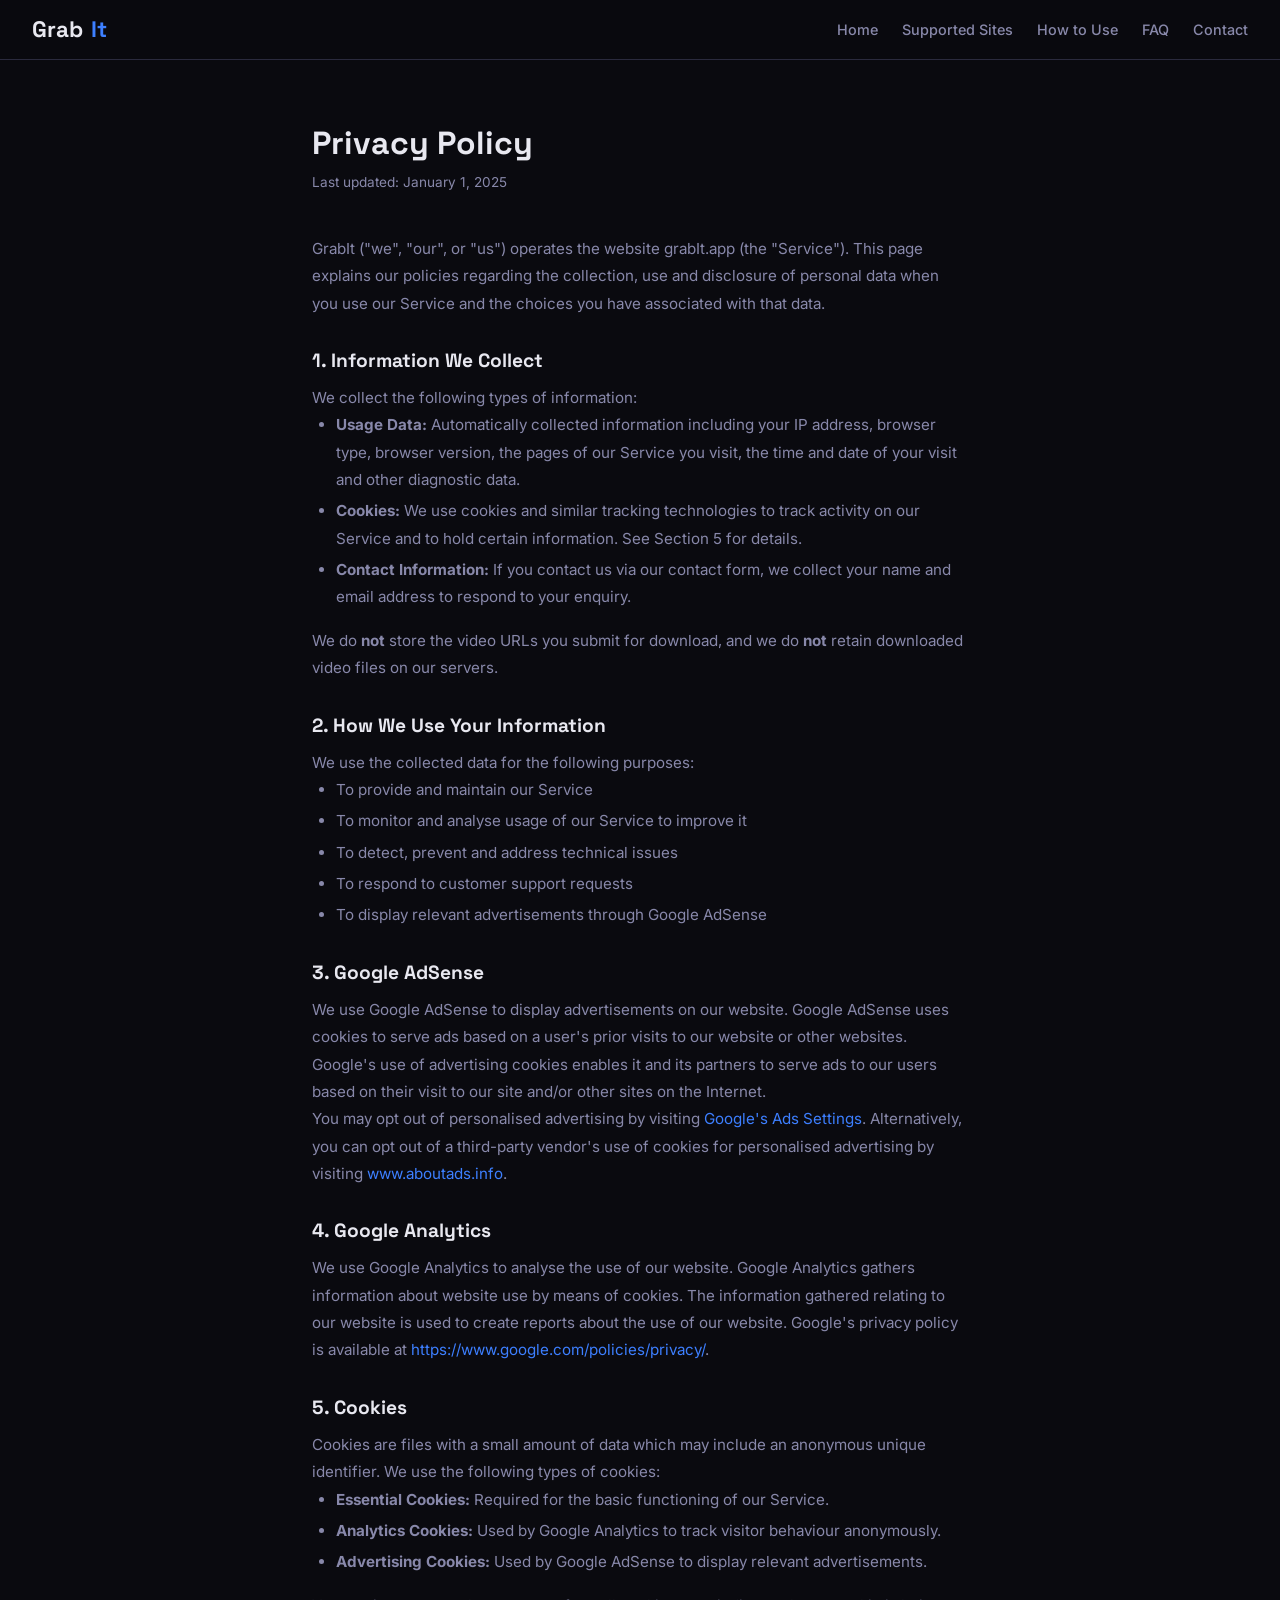
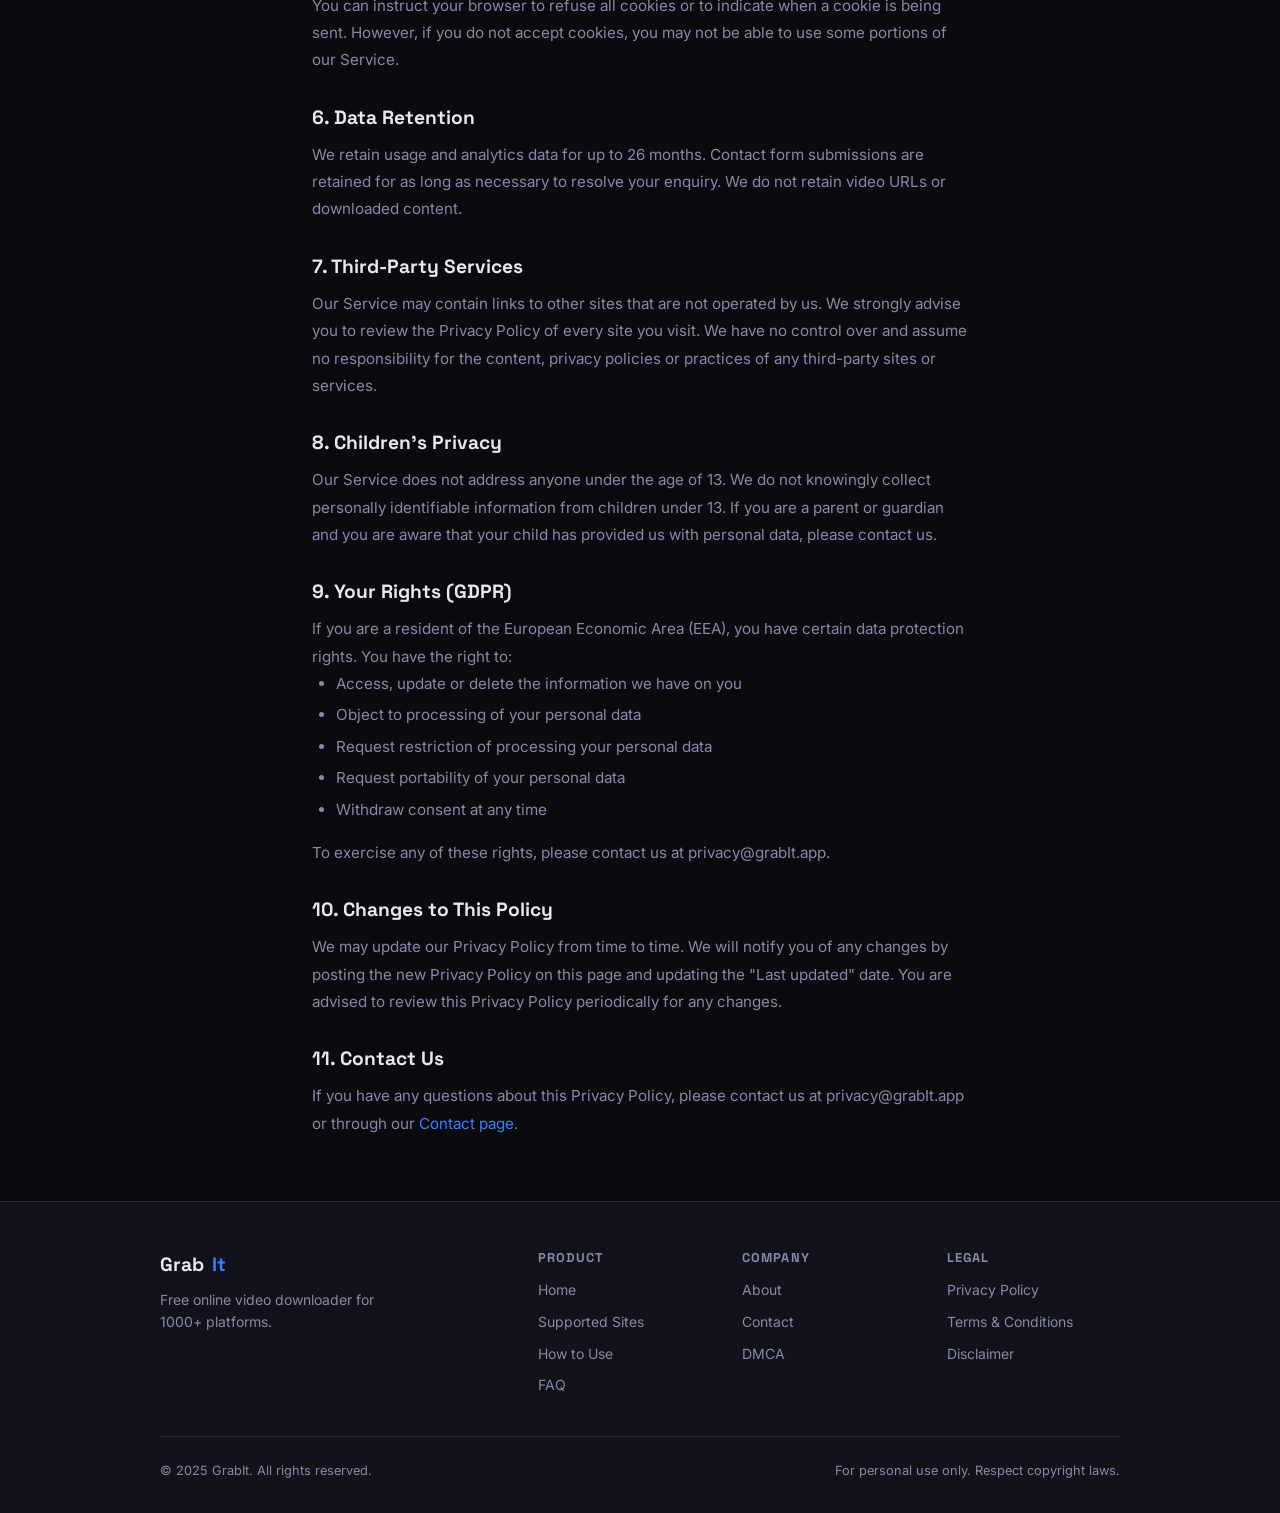
<file: privacy-policy.html>
<!DOCTYPE html>
<html lang="en">
<head>
  <meta charset="UTF-8" />
  <meta name="viewport" content="width=device-width, initial-scale=1.0" />
  <title>Privacy Policy — GrabIt Video Downloader</title>
  <meta name="description" content="GrabIt's privacy policy explaining what data we collect, how we use it and your rights as a user." />
  <link rel="canonical" href="https://grabIt.app/privacy-policy.html" />
  <link rel="stylesheet" href="css/style.css" />
</head>
<body>

<nav class="navbar">
  <a href="index.html" class="nav-logo">Grab<span>It</span></a>
  <ul class="nav-links">
    <li><a href="index.html">Home</a></li>
    <li><a href="supported-sites.html">Supported Sites</a></li>
    <li><a href="how-to-use.html">How to Use</a></li>
    <li><a href="faq.html">FAQ</a></li>
    <li><a href="contact.html">Contact</a></li>
  </ul>
  <button class="nav-toggle">☰</button>
</nav>

<div class="legal-content">
  <h1>Privacy Policy</h1>
  <p class="last-updated">Last updated: January 1, 2025</p>

  <p>GrabIt ("we", "our", or "us") operates the website grabIt.app (the "Service"). This page explains our policies regarding the collection, use and disclosure of personal data when you use our Service and the choices you have associated with that data.</p>

  <h2>1. Information We Collect</h2>
  <p>We collect the following types of information:</p>
  <ul>
    <li><strong>Usage Data:</strong> Automatically collected information including your IP address, browser type, browser version, the pages of our Service you visit, the time and date of your visit and other diagnostic data.</li>
    <li><strong>Cookies:</strong> We use cookies and similar tracking technologies to track activity on our Service and to hold certain information. See Section 5 for details.</li>
    <li><strong>Contact Information:</strong> If you contact us via our contact form, we collect your name and email address to respond to your enquiry.</li>
  </ul>
  <p>We do <strong>not</strong> store the video URLs you submit for download, and we do <strong>not</strong> retain downloaded video files on our servers.</p>

  <h2>2. How We Use Your Information</h2>
  <p>We use the collected data for the following purposes:</p>
  <ul>
    <li>To provide and maintain our Service</li>
    <li>To monitor and analyse usage of our Service to improve it</li>
    <li>To detect, prevent and address technical issues</li>
    <li>To respond to customer support requests</li>
    <li>To display relevant advertisements through Google AdSense</li>
  </ul>

  <h2>3. Google AdSense</h2>
  <p>We use Google AdSense to display advertisements on our website. Google AdSense uses cookies to serve ads based on a user's prior visits to our website or other websites. Google's use of advertising cookies enables it and its partners to serve ads to our users based on their visit to our site and/or other sites on the Internet.</p>
  <p>You may opt out of personalised advertising by visiting <a href="https://www.google.com/settings/ads" target="_blank" rel="noopener">Google's Ads Settings</a>. Alternatively, you can opt out of a third-party vendor's use of cookies for personalised advertising by visiting <a href="https://www.aboutads.info" target="_blank" rel="noopener">www.aboutads.info</a>.</p>

  <h2>4. Google Analytics</h2>
  <p>We use Google Analytics to analyse the use of our website. Google Analytics gathers information about website use by means of cookies. The information gathered relating to our website is used to create reports about the use of our website. Google's privacy policy is available at <a href="https://www.google.com/policies/privacy/" target="_blank" rel="noopener">https://www.google.com/policies/privacy/</a>.</p>

  <h2>5. Cookies</h2>
  <p>Cookies are files with a small amount of data which may include an anonymous unique identifier. We use the following types of cookies:</p>
  <ul>
    <li><strong>Essential Cookies:</strong> Required for the basic functioning of our Service.</li>
    <li><strong>Analytics Cookies:</strong> Used by Google Analytics to track visitor behaviour anonymously.</li>
    <li><strong>Advertising Cookies:</strong> Used by Google AdSense to display relevant advertisements.</li>
  </ul>
  <p>You can instruct your browser to refuse all cookies or to indicate when a cookie is being sent. However, if you do not accept cookies, you may not be able to use some portions of our Service.</p>

  <h2>6. Data Retention</h2>
  <p>We retain usage and analytics data for up to 26 months. Contact form submissions are retained for as long as necessary to resolve your enquiry. We do not retain video URLs or downloaded content.</p>

  <h2>7. Third-Party Services</h2>
  <p>Our Service may contain links to other sites that are not operated by us. We strongly advise you to review the Privacy Policy of every site you visit. We have no control over and assume no responsibility for the content, privacy policies or practices of any third-party sites or services.</p>

  <h2>8. Children's Privacy</h2>
  <p>Our Service does not address anyone under the age of 13. We do not knowingly collect personally identifiable information from children under 13. If you are a parent or guardian and you are aware that your child has provided us with personal data, please contact us.</p>

  <h2>9. Your Rights (GDPR)</h2>
  <p>If you are a resident of the European Economic Area (EEA), you have certain data protection rights. You have the right to:</p>
  <ul>
    <li>Access, update or delete the information we have on you</li>
    <li>Object to processing of your personal data</li>
    <li>Request restriction of processing your personal data</li>
    <li>Request portability of your personal data</li>
    <li>Withdraw consent at any time</li>
  </ul>
  <p>To exercise any of these rights, please contact us at privacy@grabIt.app.</p>

  <h2>10. Changes to This Policy</h2>
  <p>We may update our Privacy Policy from time to time. We will notify you of any changes by posting the new Privacy Policy on this page and updating the "Last updated" date. You are advised to review this Privacy Policy periodically for any changes.</p>

  <h2>11. Contact Us</h2>
  <p>If you have any questions about this Privacy Policy, please contact us at privacy@grabIt.app or through our <a href="contact.html">Contact page</a>.</p>

</div>

<footer>
  <div class="footer-inner">
    <div class="footer-grid">
      <div class="footer-brand">
        <a href="index.html" class="nav-logo" style="font-size:1.2rem;">Grab<span>It</span></a>
        <p>Free online video downloader for 1000+ platforms.</p>
      </div>
      <div class="footer-col">
        <h4>Product</h4>
        <ul>
          <li><a href="index.html">Home</a></li>
          <li><a href="supported-sites.html">Supported Sites</a></li>
          <li><a href="how-to-use.html">How to Use</a></li>
          <li><a href="faq.html">FAQ</a></li>
        </ul>
      </div>
      <div class="footer-col">
        <h4>Company</h4>
        <ul>
          <li><a href="about.html">About</a></li>
          <li><a href="contact.html">Contact</a></li>
          <li><a href="dmca.html">DMCA</a></li>
        </ul>
      </div>
      <div class="footer-col">
        <h4>Legal</h4>
        <ul>
          <li><a href="privacy-policy.html">Privacy Policy</a></li>
          <li><a href="terms.html">Terms & Conditions</a></li>
          <li><a href="disclaimer.html">Disclaimer</a></li>
        </ul>
      </div>
    </div>
    <div class="footer-bottom">
      <p>© 2025 GrabIt. All rights reserved.</p>
      <p>For personal use only. Respect copyright laws.</p>
    </div>
  </div>
</footer>

<script src="js/app.js"></script>
</body>
</html>
</file>
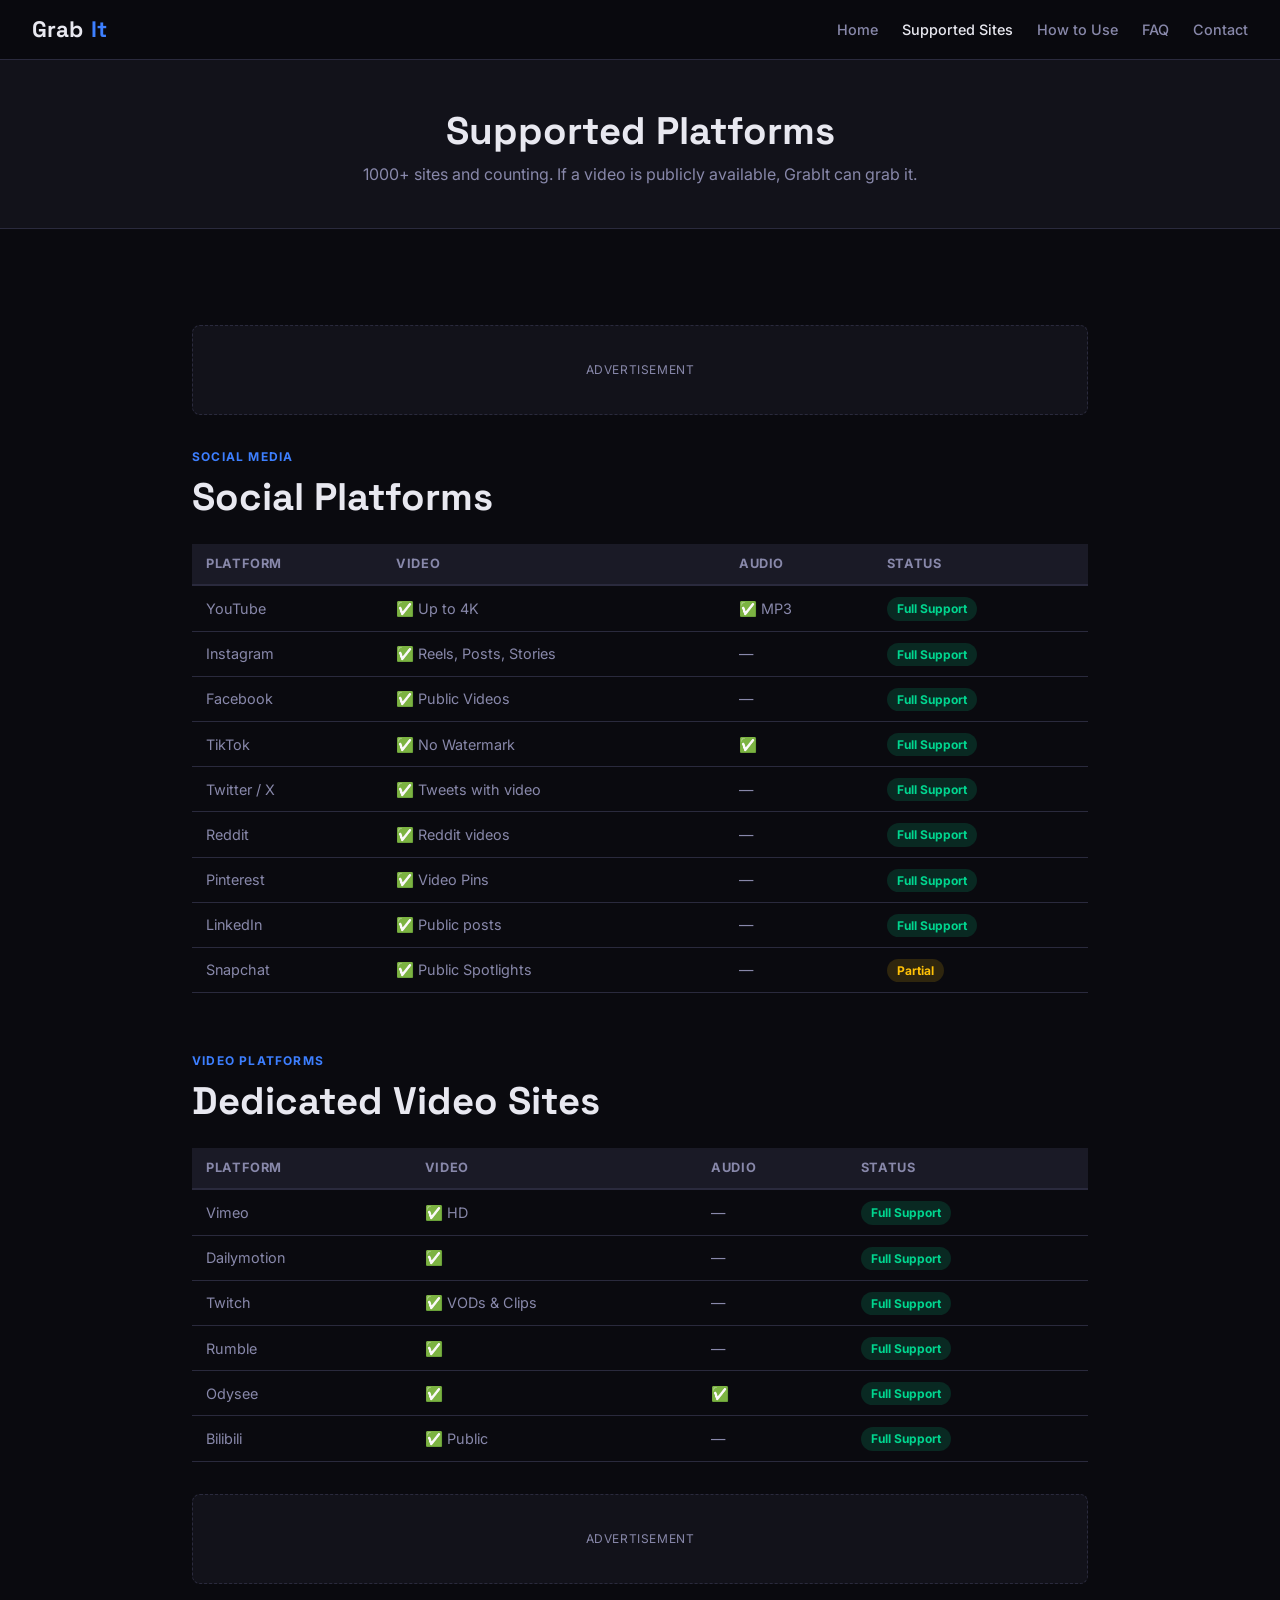
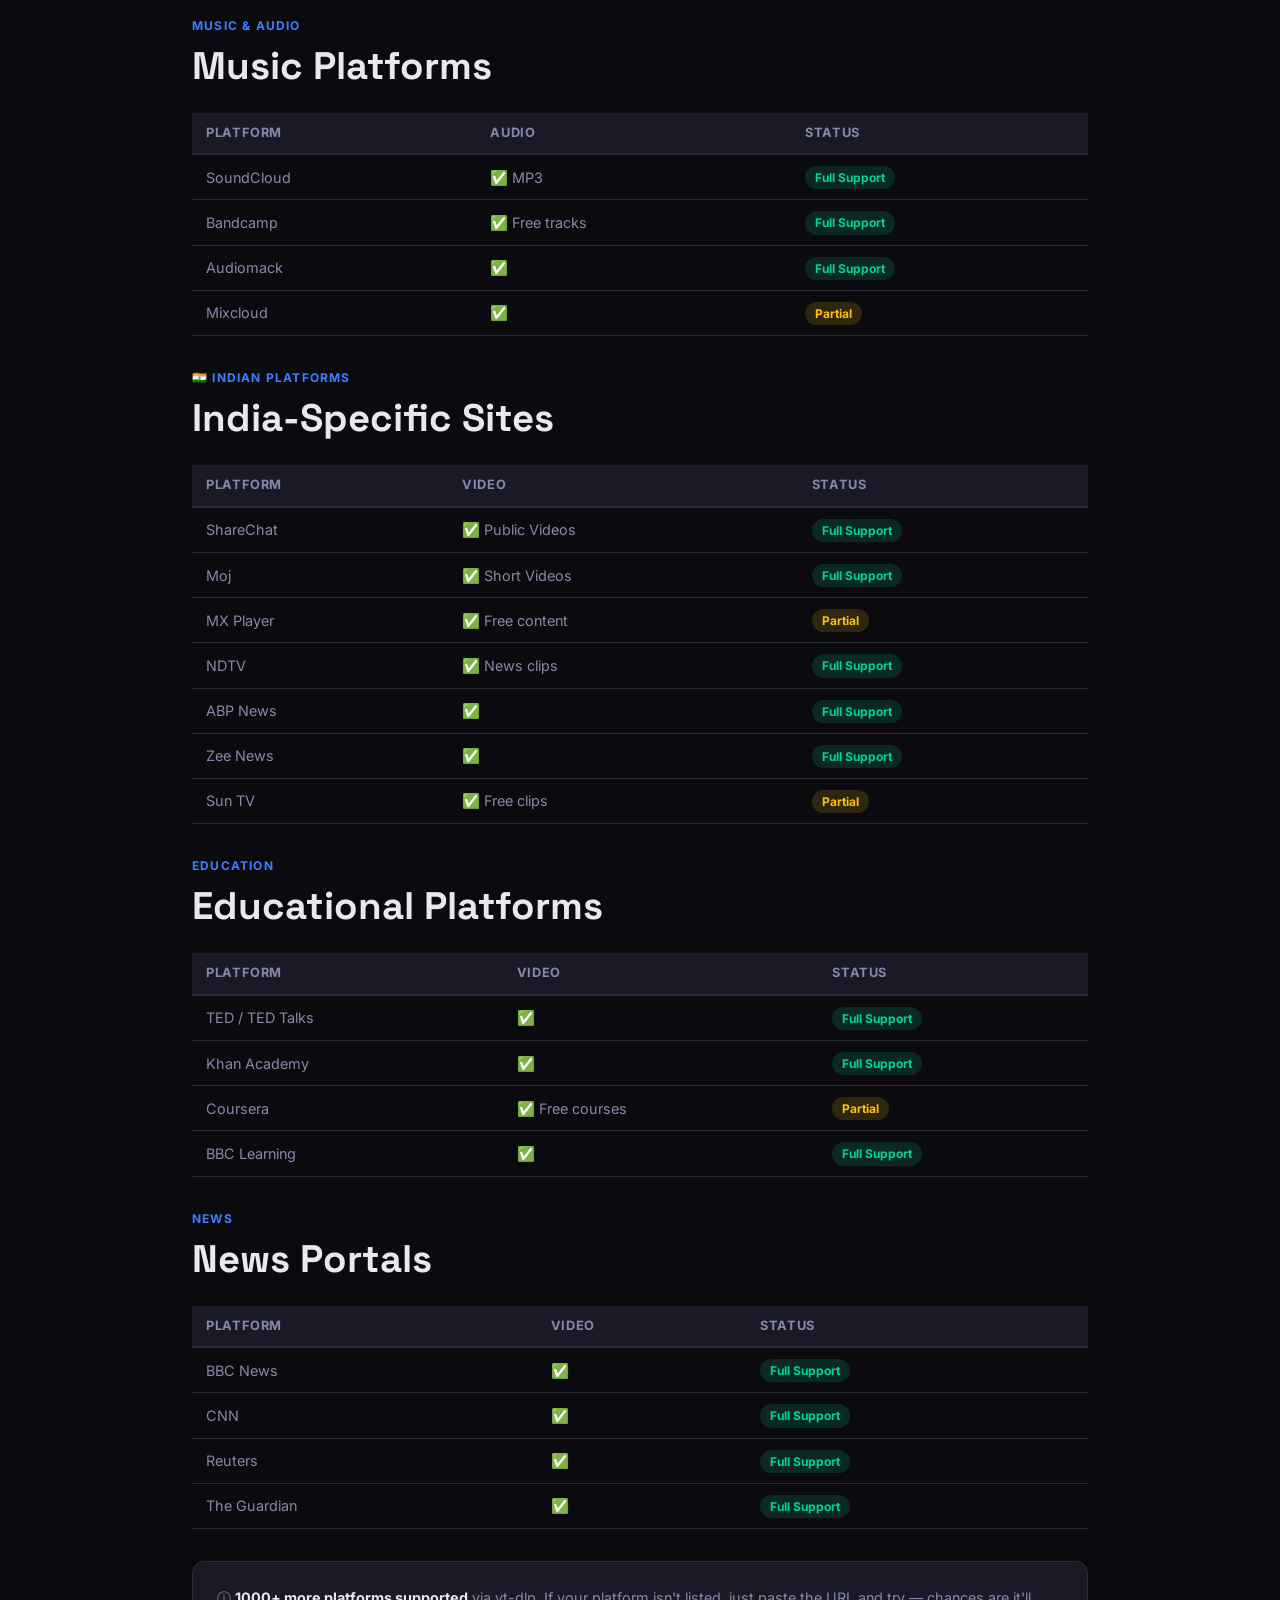
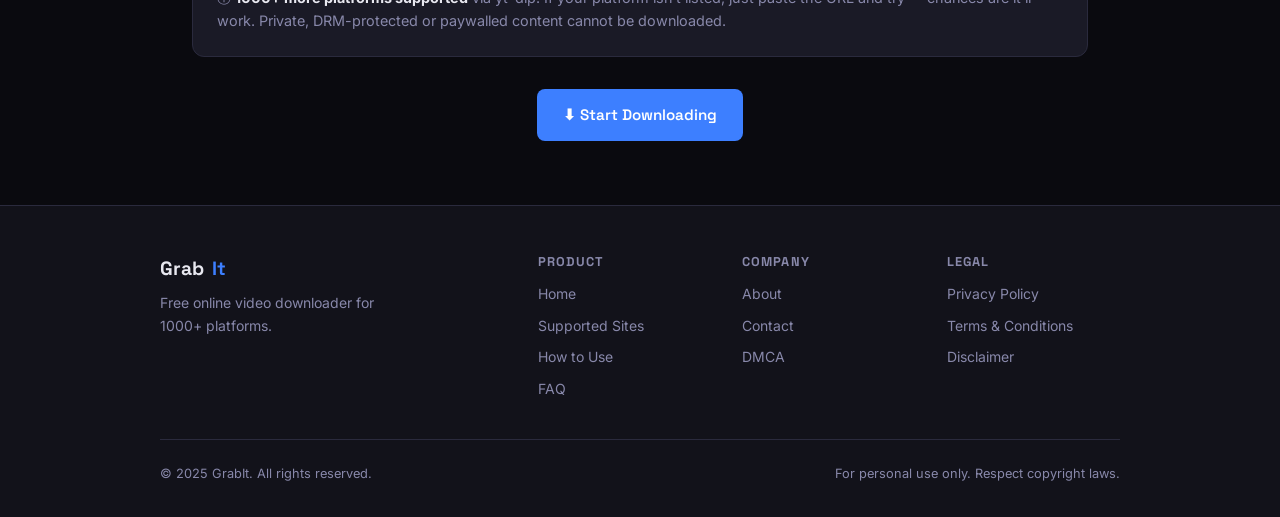
<file: supported-sites.html>
<!DOCTYPE html>
<html lang="en">
<head>
  <meta charset="UTF-8" />
  <meta name="viewport" content="width=device-width, initial-scale=1.0" />
  <title>Supported Sites — GrabIt Video Downloader</title>
  <meta name="description" content="GrabIt supports 1000+ video platforms including YouTube, Instagram, TikTok, Facebook, Twitter, Twitch, Vimeo and many more." />
  <link rel="canonical" href="https://grabIt.app/supported-sites.html" />
  <link rel="stylesheet" href="css/style.css" />
</head>
<body>

<nav class="navbar">
  <a href="index.html" class="nav-logo">Grab<span>It</span></a>
  <ul class="nav-links">
    <li><a href="index.html">Home</a></li>
    <li><a href="supported-sites.html" class="active">Supported Sites</a></li>
    <li><a href="how-to-use.html">How to Use</a></li>
    <li><a href="faq.html">FAQ</a></li>
    <li><a href="contact.html">Contact</a></li>
  </ul>
  <button class="nav-toggle">☰</button>
</nav>

<div class="page-header">
  <h1>Supported Platforms</h1>
  <p>1000+ sites and counting. If a video is publicly available, GrabIt can grab it.</p>
</div>

<div class="section">

  <!-- AD -->
  <div class="ad-slot ad-slot-banner">Advertisement</div>

  <!-- SOCIAL MEDIA -->
  <div class="section-label">Social Media</div>
  <h2>Social Platforms</h2>
  <div class="table-wrap">
    <table>
      <thead><tr><th>Platform</th><th>Video</th><th>Audio</th><th>Status</th></tr></thead>
      <tbody>
        <tr><td>YouTube</td><td>✅ Up to 4K</td><td>✅ MP3</td><td><span class="badge badge-green">Full Support</span></td></tr>
        <tr><td>Instagram</td><td>✅ Reels, Posts, Stories</td><td>—</td><td><span class="badge badge-green">Full Support</span></td></tr>
        <tr><td>Facebook</td><td>✅ Public Videos</td><td>—</td><td><span class="badge badge-green">Full Support</span></td></tr>
        <tr><td>TikTok</td><td>✅ No Watermark</td><td>✅</td><td><span class="badge badge-green">Full Support</span></td></tr>
        <tr><td>Twitter / X</td><td>✅ Tweets with video</td><td>—</td><td><span class="badge badge-green">Full Support</span></td></tr>
        <tr><td>Reddit</td><td>✅ Reddit videos</td><td>—</td><td><span class="badge badge-green">Full Support</span></td></tr>
        <tr><td>Pinterest</td><td>✅ Video Pins</td><td>—</td><td><span class="badge badge-green">Full Support</span></td></tr>
        <tr><td>LinkedIn</td><td>✅ Public posts</td><td>—</td><td><span class="badge badge-green">Full Support</span></td></tr>
        <tr><td>Snapchat</td><td>✅ Public Spotlights</td><td>—</td><td><span class="badge badge-yellow">Partial</span></td></tr>
      </tbody>
    </table>
  </div>

  <br/>

  <!-- VIDEO PLATFORMS -->
  <div class="section-label" style="margin-top:2rem;">Video Platforms</div>
  <h2>Dedicated Video Sites</h2>
  <div class="table-wrap">
    <table>
      <thead><tr><th>Platform</th><th>Video</th><th>Audio</th><th>Status</th></tr></thead>
      <tbody>
        <tr><td>Vimeo</td><td>✅ HD</td><td>—</td><td><span class="badge badge-green">Full Support</span></td></tr>
        <tr><td>Dailymotion</td><td>✅</td><td>—</td><td><span class="badge badge-green">Full Support</span></td></tr>
        <tr><td>Twitch</td><td>✅ VODs & Clips</td><td>—</td><td><span class="badge badge-green">Full Support</span></td></tr>
        <tr><td>Rumble</td><td>✅</td><td>—</td><td><span class="badge badge-green">Full Support</span></td></tr>
        <tr><td>Odysee</td><td>✅</td><td>✅</td><td><span class="badge badge-green">Full Support</span></td></tr>
        <tr><td>Bilibili</td><td>✅ Public</td><td>—</td><td><span class="badge badge-green">Full Support</span></td></tr>
      </tbody>
    </table>
  </div>

  <!-- AD -->
  <div class="ad-slot ad-slot-banner" style="margin:2rem 0;">Advertisement</div>

  <!-- MUSIC -->
  <div class="section-label" style="margin-top:2rem;">Music & Audio</div>
  <h2>Music Platforms</h2>
  <div class="table-wrap">
    <table>
      <thead><tr><th>Platform</th><th>Audio</th><th>Status</th></tr></thead>
      <tbody>
        <tr><td>SoundCloud</td><td>✅ MP3</td><td><span class="badge badge-green">Full Support</span></td></tr>
        <tr><td>Bandcamp</td><td>✅ Free tracks</td><td><span class="badge badge-green">Full Support</span></td></tr>
        <tr><td>Audiomack</td><td>✅</td><td><span class="badge badge-green">Full Support</span></td></tr>
        <tr><td>Mixcloud</td><td>✅</td><td><span class="badge badge-yellow">Partial</span></td></tr>
      </tbody>
    </table>
  </div>

  <!-- INDIAN PLATFORMS -->
  <div class="section-label" style="margin-top:2rem;">🇮🇳 Indian Platforms</div>
  <h2>India-Specific Sites</h2>
  <div class="table-wrap">
    <table>
      <thead><tr><th>Platform</th><th>Video</th><th>Status</th></tr></thead>
      <tbody>
        <tr><td>ShareChat</td><td>✅ Public Videos</td><td><span class="badge badge-green">Full Support</span></td></tr>
        <tr><td>Moj</td><td>✅ Short Videos</td><td><span class="badge badge-green">Full Support</span></td></tr>
        <tr><td>MX Player</td><td>✅ Free content</td><td><span class="badge badge-yellow">Partial</span></td></tr>
        <tr><td>NDTV</td><td>✅ News clips</td><td><span class="badge badge-green">Full Support</span></td></tr>
        <tr><td>ABP News</td><td>✅</td><td><span class="badge badge-green">Full Support</span></td></tr>
        <tr><td>Zee News</td><td>✅</td><td><span class="badge badge-green">Full Support</span></td></tr>
        <tr><td>Sun TV</td><td>✅ Free clips</td><td><span class="badge badge-yellow">Partial</span></td></tr>
      </tbody>
    </table>
  </div>

  <!-- EDUCATION -->
  <div class="section-label" style="margin-top:2rem;">Education</div>
  <h2>Educational Platforms</h2>
  <div class="table-wrap">
    <table>
      <thead><tr><th>Platform</th><th>Video</th><th>Status</th></tr></thead>
      <tbody>
        <tr><td>TED / TED Talks</td><td>✅</td><td><span class="badge badge-green">Full Support</span></td></tr>
        <tr><td>Khan Academy</td><td>✅</td><td><span class="badge badge-green">Full Support</span></td></tr>
        <tr><td>Coursera</td><td>✅ Free courses</td><td><span class="badge badge-yellow">Partial</span></td></tr>
        <tr><td>BBC Learning</td><td>✅</td><td><span class="badge badge-green">Full Support</span></td></tr>
      </tbody>
    </table>
  </div>

  <!-- NEWS -->
  <div class="section-label" style="margin-top:2rem;">News</div>
  <h2>News Portals</h2>
  <div class="table-wrap">
    <table>
      <thead><tr><th>Platform</th><th>Video</th><th>Status</th></tr></thead>
      <tbody>
        <tr><td>BBC News</td><td>✅</td><td><span class="badge badge-green">Full Support</span></td></tr>
        <tr><td>CNN</td><td>✅</td><td><span class="badge badge-green">Full Support</span></td></tr>
        <tr><td>Reuters</td><td>✅</td><td><span class="badge badge-green">Full Support</span></td></tr>
        <tr><td>The Guardian</td><td>✅</td><td><span class="badge badge-green">Full Support</span></td></tr>
      </tbody>
    </table>
  </div>

  <div style="margin-top:2rem;padding:1.5rem;background:var(--card);border-radius:var(--radius);border:1px solid var(--border);">
    <p style="color:var(--muted);font-size:0.9rem;">
      ⓘ <strong style="color:var(--text);">1000+ more platforms supported</strong> via yt-dlp.
      If your platform isn't listed, just paste the URL and try — chances are it'll work.
      Private, DRM-protected or paywalled content cannot be downloaded.
    </p>
  </div>

  <div style="margin-top:2rem;text-align:center;">
    <a href="index.html" class="btn btn-primary">⬇ Start Downloading</a>
  </div>

</div>

<footer>
  <div class="footer-inner">
    <div class="footer-grid">
      <div class="footer-brand">
        <a href="index.html" class="nav-logo" style="font-size:1.2rem;">Grab<span>It</span></a>
        <p>Free online video downloader for 1000+ platforms.</p>
      </div>
      <div class="footer-col">
        <h4>Product</h4>
        <ul>
          <li><a href="index.html">Home</a></li>
          <li><a href="supported-sites.html">Supported Sites</a></li>
          <li><a href="how-to-use.html">How to Use</a></li>
          <li><a href="faq.html">FAQ</a></li>
        </ul>
      </div>
      <div class="footer-col">
        <h4>Company</h4>
        <ul>
          <li><a href="about.html">About</a></li>
          <li><a href="contact.html">Contact</a></li>
          <li><a href="dmca.html">DMCA</a></li>
        </ul>
      </div>
      <div class="footer-col">
        <h4>Legal</h4>
        <ul>
          <li><a href="privacy-policy.html">Privacy Policy</a></li>
          <li><a href="terms.html">Terms & Conditions</a></li>
          <li><a href="disclaimer.html">Disclaimer</a></li>
        </ul>
      </div>
    </div>
    <div class="footer-bottom">
      <p>© 2025 GrabIt. All rights reserved.</p>
      <p>For personal use only. Respect copyright laws.</p>
    </div>
  </div>
</footer>

<script src="js/app.js"></script>
</body>
</html>
</file>
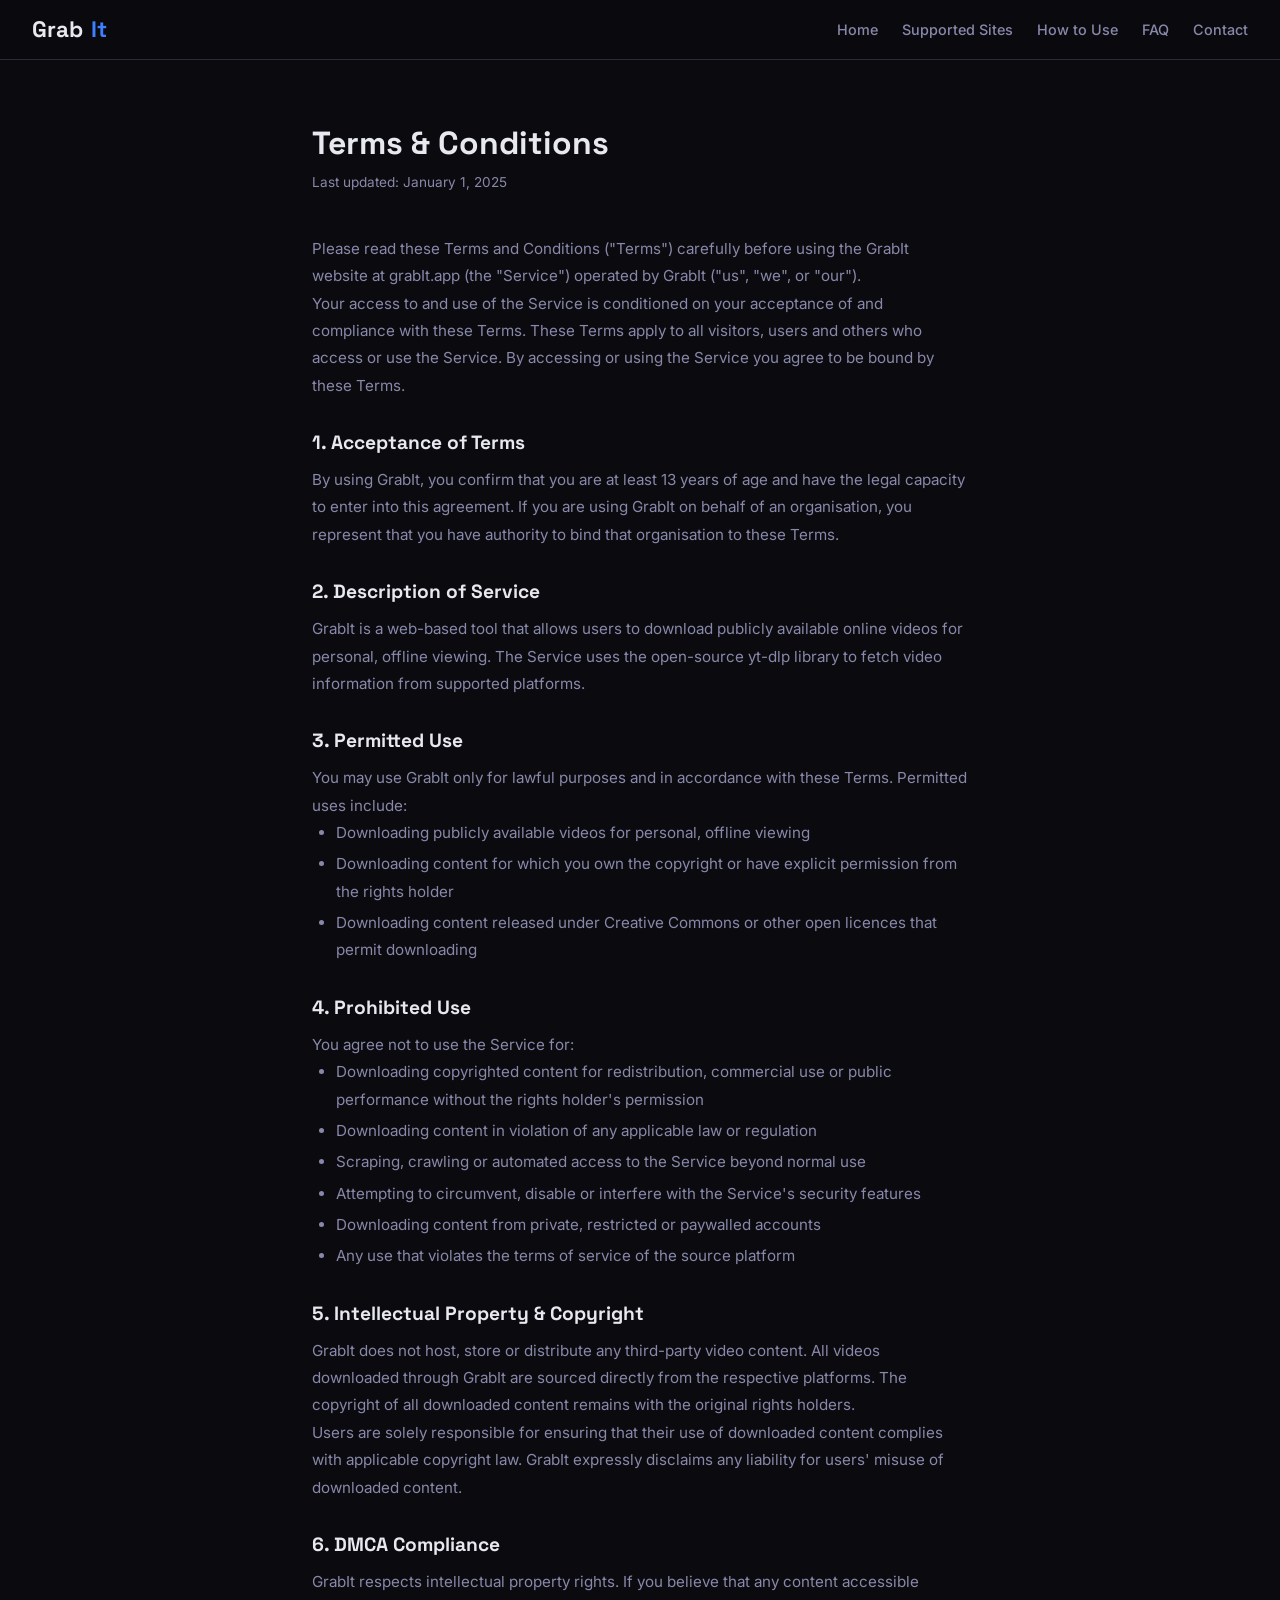
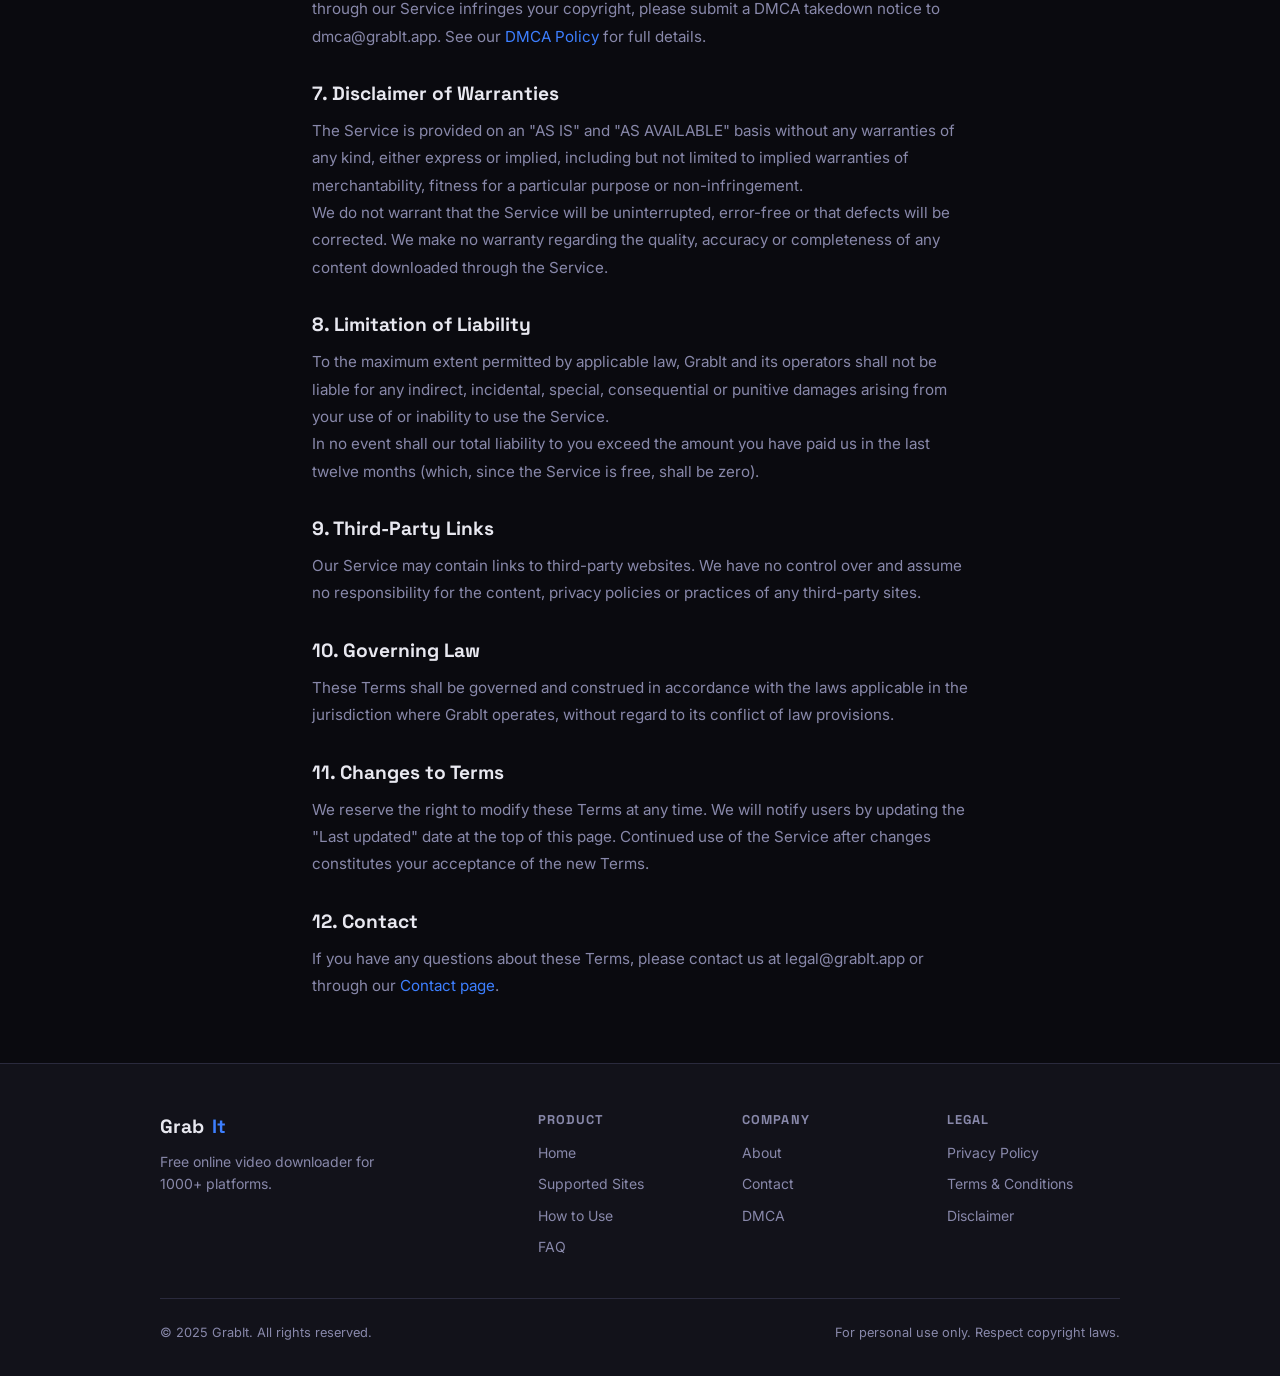
<file: terms.html>
<!DOCTYPE html>
<html lang="en">
<head>
  <meta charset="UTF-8" />
  <meta name="viewport" content="width=device-width, initial-scale=1.0" />
  <title>Terms & Conditions — GrabIt Video Downloader</title>
  <meta name="description" content="GrabIt Terms and Conditions of use. Please read before using our free video downloader service." />
  <link rel="canonical" href="https://grabIt.app/terms.html" />
  <link rel="stylesheet" href="css/style.css" />
</head>
<body>

<nav class="navbar">
  <a href="index.html" class="nav-logo">Grab<span>It</span></a>
  <ul class="nav-links">
    <li><a href="index.html">Home</a></li>
    <li><a href="supported-sites.html">Supported Sites</a></li>
    <li><a href="how-to-use.html">How to Use</a></li>
    <li><a href="faq.html">FAQ</a></li>
    <li><a href="contact.html">Contact</a></li>
  </ul>
  <button class="nav-toggle">☰</button>
</nav>

<div class="legal-content">
  <h1>Terms & Conditions</h1>
  <p class="last-updated">Last updated: January 1, 2025</p>

  <p>Please read these Terms and Conditions ("Terms") carefully before using the GrabIt website at grabIt.app (the "Service") operated by GrabIt ("us", "we", or "our").</p>
  <p>Your access to and use of the Service is conditioned on your acceptance of and compliance with these Terms. These Terms apply to all visitors, users and others who access or use the Service. By accessing or using the Service you agree to be bound by these Terms.</p>

  <h2>1. Acceptance of Terms</h2>
  <p>By using GrabIt, you confirm that you are at least 13 years of age and have the legal capacity to enter into this agreement. If you are using GrabIt on behalf of an organisation, you represent that you have authority to bind that organisation to these Terms.</p>

  <h2>2. Description of Service</h2>
  <p>GrabIt is a web-based tool that allows users to download publicly available online videos for personal, offline viewing. The Service uses the open-source yt-dlp library to fetch video information from supported platforms.</p>

  <h2>3. Permitted Use</h2>
  <p>You may use GrabIt only for lawful purposes and in accordance with these Terms. Permitted uses include:</p>
  <ul>
    <li>Downloading publicly available videos for personal, offline viewing</li>
    <li>Downloading content for which you own the copyright or have explicit permission from the rights holder</li>
    <li>Downloading content released under Creative Commons or other open licences that permit downloading</li>
  </ul>

  <h2>4. Prohibited Use</h2>
  <p>You agree not to use the Service for:</p>
  <ul>
    <li>Downloading copyrighted content for redistribution, commercial use or public performance without the rights holder's permission</li>
    <li>Downloading content in violation of any applicable law or regulation</li>
    <li>Scraping, crawling or automated access to the Service beyond normal use</li>
    <li>Attempting to circumvent, disable or interfere with the Service's security features</li>
    <li>Downloading content from private, restricted or paywalled accounts</li>
    <li>Any use that violates the terms of service of the source platform</li>
  </ul>

  <h2>5. Intellectual Property & Copyright</h2>
  <p>GrabIt does not host, store or distribute any third-party video content. All videos downloaded through GrabIt are sourced directly from the respective platforms. The copyright of all downloaded content remains with the original rights holders.</p>
  <p>Users are solely responsible for ensuring that their use of downloaded content complies with applicable copyright law. GrabIt expressly disclaims any liability for users' misuse of downloaded content.</p>

  <h2>6. DMCA Compliance</h2>
  <p>GrabIt respects intellectual property rights. If you believe that any content accessible through our Service infringes your copyright, please submit a DMCA takedown notice to dmca@grabIt.app. See our <a href="dmca.html">DMCA Policy</a> for full details.</p>

  <h2>7. Disclaimer of Warranties</h2>
  <p>The Service is provided on an "AS IS" and "AS AVAILABLE" basis without any warranties of any kind, either express or implied, including but not limited to implied warranties of merchantability, fitness for a particular purpose or non-infringement.</p>
  <p>We do not warrant that the Service will be uninterrupted, error-free or that defects will be corrected. We make no warranty regarding the quality, accuracy or completeness of any content downloaded through the Service.</p>

  <h2>8. Limitation of Liability</h2>
  <p>To the maximum extent permitted by applicable law, GrabIt and its operators shall not be liable for any indirect, incidental, special, consequential or punitive damages arising from your use of or inability to use the Service.</p>
  <p>In no event shall our total liability to you exceed the amount you have paid us in the last twelve months (which, since the Service is free, shall be zero).</p>

  <h2>9. Third-Party Links</h2>
  <p>Our Service may contain links to third-party websites. We have no control over and assume no responsibility for the content, privacy policies or practices of any third-party sites.</p>

  <h2>10. Governing Law</h2>
  <p>These Terms shall be governed and construed in accordance with the laws applicable in the jurisdiction where GrabIt operates, without regard to its conflict of law provisions.</p>

  <h2>11. Changes to Terms</h2>
  <p>We reserve the right to modify these Terms at any time. We will notify users by updating the "Last updated" date at the top of this page. Continued use of the Service after changes constitutes your acceptance of the new Terms.</p>

  <h2>12. Contact</h2>
  <p>If you have any questions about these Terms, please contact us at legal@grabIt.app or through our <a href="contact.html">Contact page</a>.</p>

</div>

<footer>
  <div class="footer-inner">
    <div class="footer-grid">
      <div class="footer-brand">
        <a href="index.html" class="nav-logo" style="font-size:1.2rem;">Grab<span>It</span></a>
        <p>Free online video downloader for 1000+ platforms.</p>
      </div>
      <div class="footer-col">
        <h4>Product</h4>
        <ul>
          <li><a href="index.html">Home</a></li>
          <li><a href="supported-sites.html">Supported Sites</a></li>
          <li><a href="how-to-use.html">How to Use</a></li>
          <li><a href="faq.html">FAQ</a></li>
        </ul>
      </div>
      <div class="footer-col">
        <h4>Company</h4>
        <ul>
          <li><a href="about.html">About</a></li>
          <li><a href="contact.html">Contact</a></li>
          <li><a href="dmca.html">DMCA</a></li>
        </ul>
      </div>
      <div class="footer-col">
        <h4>Legal</h4>
        <ul>
          <li><a href="privacy-policy.html">Privacy Policy</a></li>
          <li><a href="terms.html">Terms & Conditions</a></li>
          <li><a href="disclaimer.html">Disclaimer</a></li>
        </ul>
      </div>
    </div>
    <div class="footer-bottom">
      <p>© 2025 GrabIt. All rights reserved.</p>
      <p>For personal use only. Respect copyright laws.</p>
    </div>
  </div>
</footer>

<script src="js/app.js"></script>
</body>
</html>
</file>
<file: css/style.css>
/* ============================================
   GrabIt — Universal Video Downloader
   Design: Dark tech feel, electric blue accent
   Font: Space Grotesk (display) + Inter (body)
   ============================================ */

@import url('https://fonts.googleapis.com/css2?family=Space+Grotesk:wght@400;500;600;700&family=Inter:wght@300;400;500&display=swap');

:root {
  --bg:        #0a0a0f;
  --surface:   #12121a;
  --card:      #1a1a26;
  --border:    #2a2a3d;
  --accent:    #3d7fff;
  --accent2:   #7b61ff;
  --green:     #00d68f;
  --red:       #ff4d6d;
  --text:      #e8e8f0;
  --muted:     #8888aa;
  --radius:    12px;
  --radius-sm: 8px;
}

* { margin: 0; padding: 0; box-sizing: border-box; }

html { scroll-behavior: smooth; }

body {
  font-family: 'Inter', sans-serif;
  background: var(--bg);
  color: var(--text);
  line-height: 1.6;
  min-height: 100vh;
}

/* ── TYPOGRAPHY ── */
h1, h2, h3, h4 {
  font-family: 'Space Grotesk', sans-serif;
  line-height: 1.2;
}

a { color: var(--accent); text-decoration: none; }
a:hover { text-decoration: underline; }

/* ── NAVBAR ── */
.navbar {
  position: sticky;
  top: 0;
  z-index: 100;
  background: rgba(10,10,15,0.92);
  backdrop-filter: blur(12px);
  border-bottom: 1px solid var(--border);
  padding: 0 2rem;
  height: 60px;
  display: flex;
  align-items: center;
  justify-content: space-between;
}

.nav-logo {
  font-family: 'Space Grotesk', sans-serif;
  font-size: 1.4rem;
  font-weight: 700;
  color: var(--text);
  text-decoration: none;
  display: flex;
  align-items: center;
  gap: 8px;
}

.nav-logo span { color: var(--accent); }

.nav-links {
  display: flex;
  gap: 1.5rem;
  list-style: none;
}

.nav-links a {
  color: var(--muted);
  font-size: 0.9rem;
  font-weight: 500;
  transition: color 0.2s;
}

.nav-links a:hover,
.nav-links a.active { color: var(--text); text-decoration: none; }

.nav-toggle {
  display: none;
  background: none;
  border: none;
  color: var(--text);
  font-size: 1.4rem;
  cursor: pointer;
}

/* ── HERO ── */
.hero {
  padding: 5rem 2rem 4rem;
  text-align: center;
  max-width: 760px;
  margin: 0 auto;
}

.hero-badge {
  display: inline-flex;
  align-items: center;
  gap: 6px;
  background: rgba(61,127,255,0.12);
  border: 1px solid rgba(61,127,255,0.3);
  color: var(--accent);
  font-size: 0.8rem;
  font-weight: 600;
  letter-spacing: 0.05em;
  padding: 4px 14px;
  border-radius: 100px;
  margin-bottom: 1.5rem;
  text-transform: uppercase;
}

.hero h1 {
  font-size: clamp(2.2rem, 5vw, 3.8rem);
  font-weight: 700;
  margin-bottom: 1rem;
  background: linear-gradient(135deg, #fff 40%, var(--accent2));
  -webkit-background-clip: text;
  -webkit-text-fill-color: transparent;
  background-clip: text;
}

.hero p {
  color: var(--muted);
  font-size: 1.1rem;
  margin-bottom: 2.5rem;
  max-width: 520px;
  margin-left: auto;
  margin-right: auto;
}

/* ── DOWNLOADER BOX ── */
.downloader {
  background: var(--card);
  border: 1px solid var(--border);
  border-radius: var(--radius);
  padding: 2rem;
  max-width: 680px;
  margin: 0 auto 3rem;
}

.input-row {
  display: flex;
  gap: 10px;
}

.url-input {
  flex: 1;
  background: var(--surface);
  border: 1px solid var(--border);
  border-radius: var(--radius-sm);
  color: var(--text);
  padding: 0.85rem 1rem;
  font-size: 0.95rem;
  font-family: 'Inter', sans-serif;
  outline: none;
  transition: border-color 0.2s;
}

.url-input:focus { border-color: var(--accent); }
.url-input::placeholder { color: var(--muted); }

.btn {
  display: inline-flex;
  align-items: center;
  gap: 8px;
  padding: 0.85rem 1.6rem;
  border-radius: var(--radius-sm);
  font-family: 'Space Grotesk', sans-serif;
  font-weight: 600;
  font-size: 0.95rem;
  cursor: pointer;
  border: none;
  transition: all 0.2s;
  white-space: nowrap;
}

.btn-primary {
  background: var(--accent);
  color: #fff;
}
.btn-primary:hover { background: #5590ff; transform: translateY(-1px); }
.btn-primary:active { transform: translateY(0); }

.btn-outline {
  background: transparent;
  color: var(--text);
  border: 1px solid var(--border);
}
.btn-outline:hover { border-color: var(--accent); color: var(--accent); }

/* ── RESULT BOX ── */
.result-box {
  display: none;
  margin-top: 1.5rem;
  background: var(--surface);
  border: 1px solid var(--border);
  border-radius: var(--radius-sm);
  padding: 1.2rem;
}

.result-box.show { display: block; }

.result-meta {
  display: flex;
  gap: 1rem;
  align-items: flex-start;
  margin-bottom: 1rem;
}

.result-thumb {
  width: 100px;
  height: 60px;
  object-fit: cover;
  border-radius: 6px;
  flex-shrink: 0;
  background: var(--border);
}

.result-title {
  font-weight: 600;
  font-size: 0.95rem;
  margin-bottom: 4px;
}

.result-platform {
  font-size: 0.8rem;
  color: var(--muted);
}

.quality-row {
  display: flex;
  gap: 8px;
  flex-wrap: wrap;
}

.quality-btn {
  padding: 6px 14px;
  border-radius: 6px;
  border: 1px solid var(--border);
  background: var(--card);
  color: var(--text);
  font-size: 0.8rem;
  font-weight: 600;
  cursor: pointer;
  transition: all 0.2s;
}
.quality-btn:hover,
.quality-btn.selected { background: var(--accent); border-color: var(--accent); color: #fff; }

/* ── STATUS MESSAGES ── */
.status {
  display: none;
  margin-top: 1rem;
  padding: 0.75rem 1rem;
  border-radius: var(--radius-sm);
  font-size: 0.9rem;
  align-items: center;
  gap: 8px;
}
.status.show { display: flex; }
.status.loading { background: rgba(61,127,255,0.1); border: 1px solid rgba(61,127,255,0.3); color: var(--accent); }
.status.error   { background: rgba(255,77,109,0.1); border: 1px solid rgba(255,77,109,0.3); color: var(--red); }
.status.success { background: rgba(0,214,143,0.1); border: 1px solid rgba(0,214,143,0.3); color: var(--green); }

.spinner {
  width: 16px; height: 16px;
  border: 2px solid rgba(61,127,255,0.3);
  border-top-color: var(--accent);
  border-radius: 50%;
  animation: spin 0.7s linear infinite;
}
@keyframes spin { to { transform: rotate(360deg); } }

/* ── PLATFORM GRID ── */
.platform-grid {
  display: grid;
  grid-template-columns: repeat(auto-fill, minmax(130px, 1fr));
  gap: 10px;
  margin-top: 1.5rem;
}

.platform-chip {
  background: var(--card);
  border: 1px solid var(--border);
  border-radius: var(--radius-sm);
  padding: 10px 14px;
  font-size: 0.85rem;
  font-weight: 500;
  display: flex;
  align-items: center;
  gap: 8px;
  transition: border-color 0.2s;
}
.platform-chip:hover { border-color: var(--accent); }
.platform-chip .dot {
  width: 7px; height: 7px;
  border-radius: 50%;
  background: var(--green);
  flex-shrink: 0;
}

/* ── SECTION ── */
.section {
  max-width: 960px;
  margin: 0 auto;
  padding: 4rem 2rem;
}

.section-label {
  font-size: 0.75rem;
  font-weight: 700;
  letter-spacing: 0.1em;
  text-transform: uppercase;
  color: var(--accent);
  margin-bottom: 0.5rem;
}

.section h2 {
  font-size: clamp(1.6rem, 3vw, 2.4rem);
  margin-bottom: 0.75rem;
}

.section .sub {
  color: var(--muted);
  font-size: 1rem;
  max-width: 520px;
  margin-bottom: 2rem;
}

/* ── STEPS ── */
.steps {
  display: grid;
  grid-template-columns: repeat(auto-fit, minmax(200px, 1fr));
  gap: 1.5rem;
  margin-top: 2rem;
}

.step-card {
  background: var(--card);
  border: 1px solid var(--border);
  border-radius: var(--radius);
  padding: 1.5rem;
}

.step-num {
  font-family: 'Space Grotesk', sans-serif;
  font-size: 2rem;
  font-weight: 700;
  color: var(--accent);
  opacity: 0.5;
  margin-bottom: 0.75rem;
}

.step-card h3 { font-size: 1rem; margin-bottom: 6px; }
.step-card p { font-size: 0.875rem; color: var(--muted); }

/* ── FEATURES ── */
.features {
  display: grid;
  grid-template-columns: repeat(auto-fit, minmax(240px, 1fr));
  gap: 1rem;
  margin-top: 2rem;
}

.feature-card {
  background: var(--card);
  border: 1px solid var(--border);
  border-radius: var(--radius);
  padding: 1.5rem;
}

.feature-icon {
  font-size: 1.8rem;
  margin-bottom: 0.75rem;
}

.feature-card h3 { font-size: 1rem; margin-bottom: 6px; }
.feature-card p { font-size: 0.875rem; color: var(--muted); }

/* ── AD SLOTS ── */
.ad-slot {
  background: var(--surface);
  border: 1px dashed var(--border);
  border-radius: var(--radius-sm);
  display: flex;
  align-items: center;
  justify-content: center;
  color: var(--muted);
  font-size: 0.75rem;
  letter-spacing: 0.05em;
  text-transform: uppercase;
}
.ad-slot-banner { height: 90px; width: 100%; margin: 2rem 0; }
.ad-slot-square { height: 250px; }

/* ── FAQ ── */
.faq-list { margin-top: 1.5rem; }

.faq-item {
  border-bottom: 1px solid var(--border);
  padding: 1rem 0;
}

.faq-q {
  display: flex;
  justify-content: space-between;
  align-items: center;
  cursor: pointer;
  font-weight: 600;
  font-size: 0.95rem;
  gap: 1rem;
}

.faq-q .arrow {
  color: var(--muted);
  transition: transform 0.2s;
  flex-shrink: 0;
}

.faq-item.open .faq-q .arrow { transform: rotate(180deg); }

.faq-a {
  max-height: 0;
  overflow: hidden;
  transition: max-height 0.3s ease;
  font-size: 0.9rem;
  color: var(--muted);
}

.faq-item.open .faq-a {
  max-height: 200px;
  padding-top: 0.75rem;
}

/* ── FOOTER ── */
footer {
  background: var(--surface);
  border-top: 1px solid var(--border);
  padding: 3rem 2rem 2rem;
}

.footer-inner {
  max-width: 960px;
  margin: 0 auto;
}

.footer-grid {
  display: grid;
  grid-template-columns: 2fr 1fr 1fr 1fr;
  gap: 2rem;
  margin-bottom: 2rem;
}

.footer-brand p {
  color: var(--muted);
  font-size: 0.875rem;
  margin-top: 0.5rem;
  max-width: 240px;
}

.footer-col h4 {
  font-size: 0.8rem;
  font-weight: 700;
  letter-spacing: 0.08em;
  text-transform: uppercase;
  color: var(--muted);
  margin-bottom: 0.75rem;
}

.footer-col ul { list-style: none; }
.footer-col li { margin-bottom: 6px; }
.footer-col a { color: var(--muted); font-size: 0.875rem; }
.footer-col a:hover { color: var(--text); }

.footer-bottom {
  border-top: 1px solid var(--border);
  padding-top: 1.5rem;
  display: flex;
  justify-content: space-between;
  align-items: center;
  flex-wrap: wrap;
  gap: 0.5rem;
}

.footer-bottom p { font-size: 0.8rem; color: var(--muted); }

/* ── LEGAL PAGES ── */
.legal-content {
  max-width: 720px;
  margin: 0 auto;
  padding: 4rem 2rem;
}

.legal-content h1 { font-size: 2rem; margin-bottom: 0.5rem; }
.legal-content .last-updated { color: var(--muted); font-size: 0.85rem; margin-bottom: 2.5rem; }
.legal-content h2 { font-size: 1.2rem; margin: 2rem 0 0.75rem; }
.legal-content p, .legal-content li { font-size: 0.95rem; color: var(--muted); line-height: 1.8; }
.legal-content ul { padding-left: 1.5rem; margin-bottom: 1rem; }
.legal-content li { margin-bottom: 4px; }

/* ── CONTACT ── */
.contact-form {
  background: var(--card);
  border: 1px solid var(--border);
  border-radius: var(--radius);
  padding: 2rem;
  max-width: 560px;
}

.form-group { margin-bottom: 1.2rem; }
.form-group label { display: block; font-size: 0.85rem; font-weight: 600; margin-bottom: 6px; }

.form-group input,
.form-group select,
.form-group textarea {
  width: 100%;
  background: var(--surface);
  border: 1px solid var(--border);
  border-radius: var(--radius-sm);
  color: var(--text);
  padding: 0.8rem 1rem;
  font-size: 0.9rem;
  font-family: 'Inter', sans-serif;
  outline: none;
  transition: border-color 0.2s;
}

.form-group input:focus,
.form-group select:focus,
.form-group textarea:focus { border-color: var(--accent); }

.form-group textarea { resize: vertical; min-height: 120px; }

/* ── PAGE HEADER ── */
.page-header {
  background: var(--surface);
  border-bottom: 1px solid var(--border);
  padding: 3rem 2rem 2.5rem;
  text-align: center;
}

.page-header h1 { font-size: clamp(1.6rem, 3vw, 2.4rem); margin-bottom: 0.5rem; }
.page-header p { color: var(--muted); }

/* ── TABLE ── */
.table-wrap { overflow-x: auto; margin-top: 1.5rem; }

table {
  width: 100%;
  border-collapse: collapse;
  font-size: 0.9rem;
}

th {
  text-align: left;
  padding: 10px 14px;
  background: var(--card);
  border-bottom: 2px solid var(--border);
  font-size: 0.8rem;
  text-transform: uppercase;
  letter-spacing: 0.05em;
  color: var(--muted);
}

td {
  padding: 10px 14px;
  border-bottom: 1px solid var(--border);
  color: var(--muted);
}

tr:hover td { background: var(--card); }

.badge {
  display: inline-block;
  padding: 2px 10px;
  border-radius: 100px;
  font-size: 0.75rem;
  font-weight: 700;
}
.badge-green { background: rgba(0,214,143,0.15); color: var(--green); }
.badge-yellow { background: rgba(255,193,7,0.15); color: #ffc107; }

/* ── 404 ── */
.not-found {
  min-height: 80vh;
  display: flex;
  flex-direction: column;
  align-items: center;
  justify-content: center;
  text-align: center;
  padding: 2rem;
}

.not-found h1 {
  font-size: 8rem;
  font-weight: 700;
  color: var(--accent);
  opacity: 0.3;
  line-height: 1;
}

.not-found h2 { font-size: 1.8rem; margin-bottom: 0.75rem; }
.not-found p { color: var(--muted); margin-bottom: 2rem; }

/* ── DIVIDER ── */
.divider {
  border: none;
  border-top: 1px solid var(--border);
}

/* ── MOBILE ── */
@media (max-width: 768px) {
  .nav-links { display: none; flex-direction: column; }
  .nav-links.open {
    display: flex;
    position: absolute;
    top: 60px; left: 0; right: 0;
    background: var(--surface);
    border-bottom: 1px solid var(--border);
    padding: 1rem 2rem;
    gap: 1rem;
  }
  .nav-toggle { display: block; }
  .input-row { flex-direction: column; }
  .btn-primary { width: 100%; justify-content: center; }
  .footer-grid { grid-template-columns: 1fr 1fr; }
  .result-meta { flex-direction: column; }
  .result-thumb { width: 100%; height: 140px; }
}

@media (max-width: 480px) {
  .footer-grid { grid-template-columns: 1fr; }
  .hero { padding: 3rem 1.5rem 2rem; }
  }
</file>
